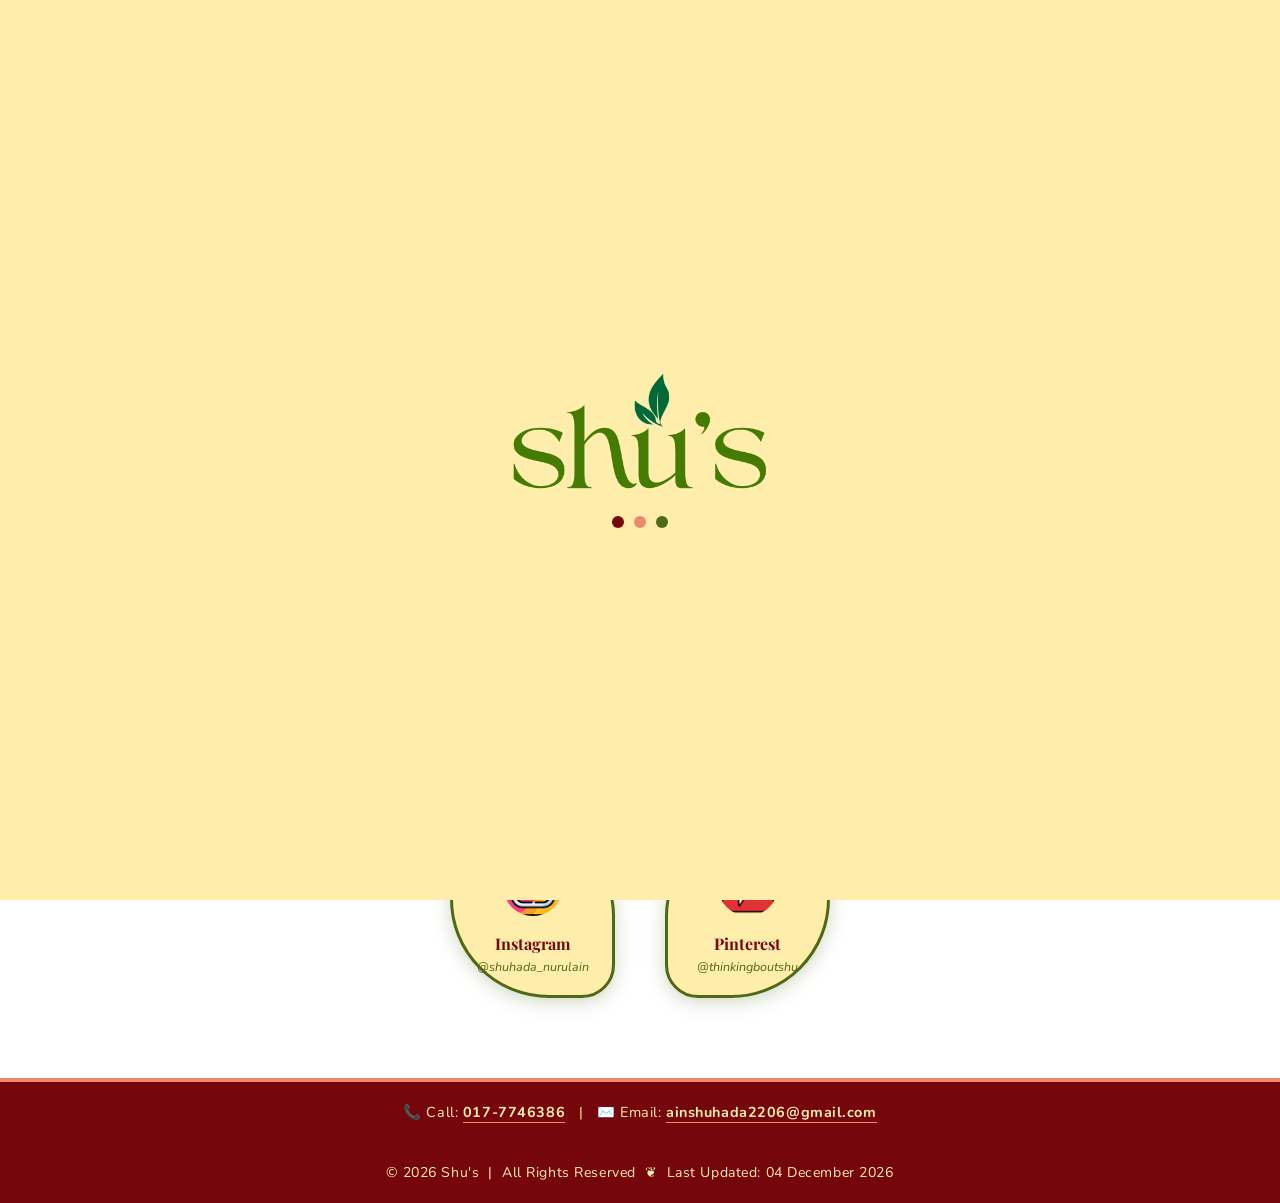
<file: index.html>
<!DOCTYPE html>
<html lang="en">
<head>
  <meta charset="UTF-8" />
  <meta name="viewport" content="width=device-width, initial-scale=1.0"/>
  <title>Shu's</title>
  <link rel="stylesheet" href="style.css" />
</head>
<body>

<div id="loading-screen">
  <div id="loading-content">
    <img src="image/logoshu.png" alt="Logo" id="loading-logo"
         onerror="this.outerHTML='<div id=loading-logo-text>✦ SHU ✦</div>'"/>
    <div class="loading-dots">
      <span></span><span></span><span></span>
    </div>
  </div>
</div>

  <!-- Background Audio -->
  <audio id="bgAudio" src="audio/bgsound.mp3" loop></audio>

    <!-- ===================== HEADER / NAVBAR ===================== -->
  <table id="navbar" cellpadding="0" cellspacing="0">
    <tr>
      <!-- Logo (links to home) -->
      <td class="nav-cell nav-logo-cell">
        <a href="index.html" title="Home">
          <img src="image/logoshu.png" alt="Logo" class="nav-logo-img"
               onerror="this.outerHTML='<span class=nav-logo-text>✦ SHU ✦</span>'"/>
        </a>
      </td>
      <!-- Home -->
      <td class="nav-cell">
        <a href="index.html" class="nav-link home-icon" title="Home">
          <img src="image/home.png" alt="Home" class="home-img"
               onerror="this.outerHTML='🏠'"/>
        </a>
      </td>
      <!-- About Me -->
      <td class="nav-cell">
        <a href="aboutme.html" class="nav-link">About Me</a>
      </td>
      <!-- Dropdown -->
      <td class="nav-cell dropdown-cell">
        <div class="dropdown" id="mainDropdown">
          <button class="dropdown-btn" onclick="toggleDropdown()">Menu ▾</button>
          <div class="dropdown-content">
            <a href="education.html">Education</a>
            <a href="family.html">Family</a>
            <a href="friends.html">Friends</a>
            <a href="hobby.html">Hobby</a>
            <a href="moments.html">Moments</a>
          </div>
        </div>
      </td>
      <!-- Mute -->
      <td class="nav-cell sound-cell">
        <button id="muteBtn" class="mute-btn" onclick="toggleMute()" title="Mute/Unmute">🔊</button>
      </td>
    </tr>
  </table>
  <!-- ==================== END HEADER ========================== -->

  <main>
    <!-- ── HERO SECTION ── -->
    <table id="hero-table" cellpadding="0" cellspacing="0">
      <tr>
        <td id="hero-pic-cell">
          <div class="circle-pic">
            <img src="image/profile.jpeg" alt="Profile Picture"
                 onerror="this.style.display='none'"/>
            <span class="pic-placeholder"></span>
          </div>
        </td>
        <td id="hero-main-cell">
          <p id="welcome-text"><span id="typed-text"></span><span class="wave">👋</span></p>
          <p id="welcome-sub">Assalamualaikum and hi!! My name is Nurul Ain Shuhada, a 20 y/o Diploma in Library Informatics student who tries to do her best in everything. I love reading, binge animes and eating. So glad you're here. Have a look around to know me more!</p>
        </td>
        <td id="hero-quote-cell">
          <div id="quote-box">
            <span class="quote-mark">"</span>
            <p id="quote-text">To being perfectly imperfect; to live life between the pages.</p>
            <span class="quote-mark right-q">"</span>
            <div id="quote-dots">
              <span class="qdot active"></span>
              <span class="qdot"></span>
              <span class="qdot"></span>
              <span class="qdot"></span>
            </div>
<          </div>
        </td>
      </tr>
    </table>

    <!-- ── SOCIAL BANNER ── -->
    <table id="social-banner-table" cellpadding="0" cellspacing="0">
      <tr>
        <td id="social-banner-cell">
          <marquee behavior="scroll" direction="left" scrollamount="6">
            💬 &nbsp; Hit me up on my socials ! ! ! &nbsp;&nbsp;
            💬 &nbsp; Hit me up on my socials ! ! ! &nbsp;&nbsp;
            💬 &nbsp; Hit me up on my socials ! ! !
          </marquee>
        </td>
      </tr>
    </table>

    <!-- ── FOUR-LEAF CLOVER SOCIAL SECTION ── -->
    <div id="clover-section">
      <div class="clover-wrapper">
        <!-- TikTok – top left -->
        <div class="leaf leaf-tl">
          <div class="leaf-inner">
            <div class="social-icon">
              <img src="image/tiktok.png" alt="TikTok" style="width:60px; height:60px; border-radius:50%; object-fit:cover;"/>
            </div>
            <div class="social-name"><a href="https://www.tiktok.com/@w0wsies_sleepy?_r=1&_t=ZS-96cTXzSLySb" target="_blank">TikTok</a></div>
            <div class="social-user">@w0wsies_sleepy</div>
          </div>
        </div>
        <!-- Facebook – top right -->
        <div class="leaf leaf-tr">
          <div class="leaf-inner">
            <div class="social-icon">
              <img src="image/facebook.png" alt="Facebook" style="width:60px; height:60px; border-radius:50%; object-fit:cover;"/>
            </div>
            <div class="social-name"><a href="https://www.facebook.com/share/1HAuyFmuRr/" target="_blank">Facebook</a></div>
            <div class="social-user">@trynafind.shu</div>
          </div>
        </div>
        <!-- Instagram – bottom left -->
        <div class="leaf leaf-bl">
          <div class="leaf-inner">
            <div class="social-icon">
              <img src="image/ig.png" alt="Instagram" style="width:60px; height:60px; border-radius:50%; object-fit:cover;"/>
            </div>
            <div class="social-name"><a href="https://www.instagram.com/shuhada_nurulain?igsh=MWg1Z29hNHVteXpjNw==" target="_blank">Instagram</a></div>
            <div class="social-user">@shuhada_nurulain</div>
          </div>
        </div>
        <!-- Pinterest – bottom right -->
        <div class="leaf leaf-br">
          <div class="leaf-inner">
            <div class="social-icon">
              <img src="image/pinterest.png" alt="Pinterest" style="width:60px; height:60px; border-radius:50%; object-fit:cover;"/>
            </div>
            <div class="social-name"><a href="https://pin.it/1NfbiMhn5" target="_blank">Pinterest</a></div>
            <div class="social-user">@thinkingboutshu</div>
          </div>
        </div>
        <!-- Centre knot -->
        <div class="clover-center">🍀</div>
      </div>
    </div>

<button id="backToTop" onclick="window.scrollTo({top:0, behavior:'smooth'})" title="Back to top">↑</button>
  
</main>

      <!-- ===================== FOOTER ============================= -->
  <footer>
    <div class="footer-bottom">
      <span class="footer-contact">
        📞 Call: <a href="tel:01777746386" class="footer-link">017-7746386</a>
        &nbsp;&nbsp;|&nbsp;&nbsp;
        ✉️ Email: <a href="mailto:ainshuhada2206@gmail.com" class="footer-link">ainshuhada2206@gmail.com</a>
      </span>
      <br/>
      &copy; <span id="copy-year"></span> Shu's &nbsp;|&nbsp; All Rights Reserved
      &nbsp;&#10086;&nbsp;
      Last Updated: <span id="last-updated"></span>
    </div>
  </footer>
  <!-- ==================== END FOOTER ========================== -->

  <script src="script.js"></script>
</body>
</html>
</file>
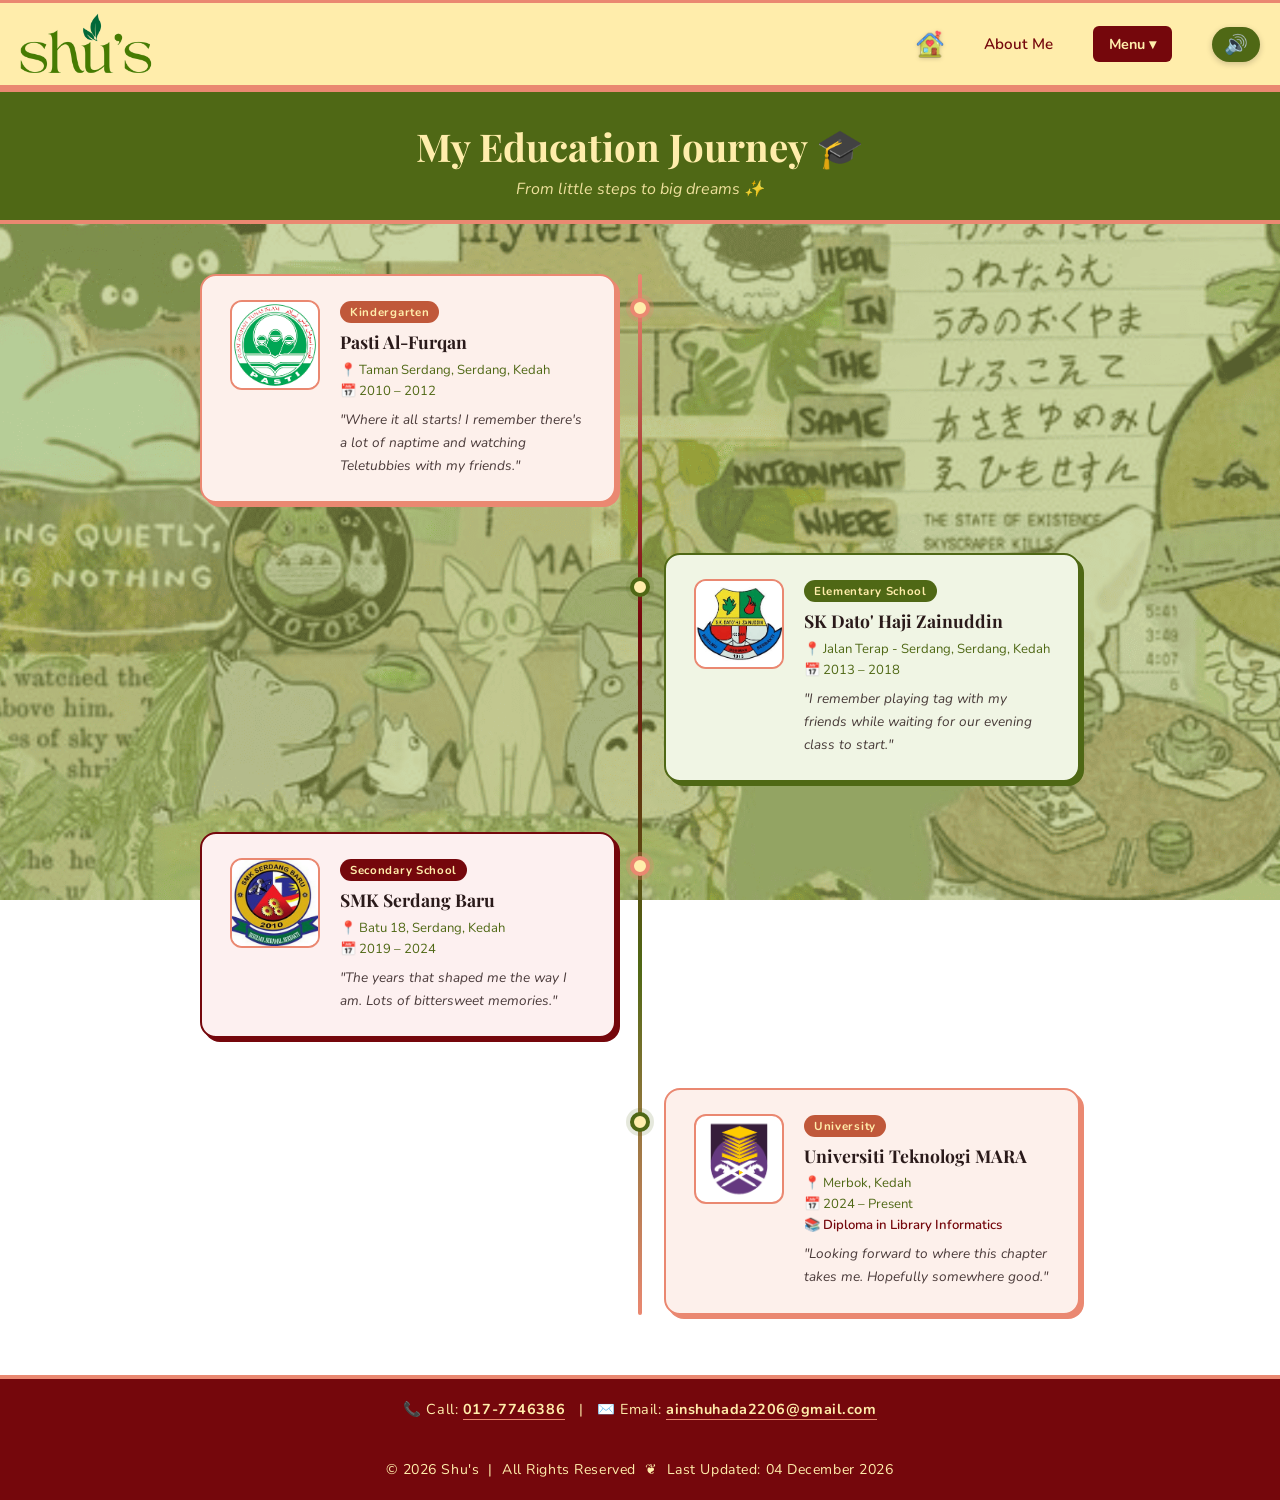
<file: education.html>
<!DOCTYPE html>
<html lang="en">
<head>
  <meta charset="UTF-8" />
  <meta name="viewport" content="width=device-width, initial-scale=1.0"/>
  <title>Education</title>
  <link rel="stylesheet" href="style.css" />
  <style>
    .page-content {
      max-width: 860px;
      margin: 40px auto;
      background: var(--cream);
      border-radius: 18px;
      border: 3px solid var(--green);
      box-shadow: 4px 4px 0px var(--green);
      padding: 40px 48px;
    }
    .page-content h1 {
      font-family: 'Playfair Display', serif;
      color: var(--red);
      font-size: 2rem;
      margin-bottom: 16px;
      border-bottom: 3px solid var(--coral);
      padding-bottom: 10px;
    }
    .page-content p {
      font-size: 1rem;
      color: var(--dark);
      line-height: 1.8;
    }
  </style>
</head>
<body>

  <!-- Background Audio -->
  <audio id="bgAudio" src="audio/bgsound.mp3" loop></audio>

    <!-- ===================== HEADER / NAVBAR ===================== -->
  <table id="navbar" cellpadding="0" cellspacing="0">
    <tr>
      <!-- Logo (links to home) -->
      <td class="nav-cell nav-logo-cell">
        <a href="index.html" title="Home">
          <img src="image/logoshu.png" alt="Logo" class="nav-logo-img"
               onerror="this.outerHTML='<span class=nav-logo-text>✦ SHU ✦</span>'"/>
        </a>
      </td>
      <!-- Home -->
      <td class="nav-cell">
        <a href="index.html" class="nav-link home-icon" title="Home">
          <img src="image/home.png" alt="Home" class="home-img"
               onerror="this.outerHTML='🏠'"/>
        </a>
      </td>
      <!-- About Me -->
      <td class="nav-cell">
        <a href="aboutme.html" class="nav-link">About Me</a>
      </td>
      <!-- Dropdown -->
      <td class="nav-cell dropdown-cell">
        <div class="dropdown" id="mainDropdown">
          <button class="dropdown-btn" onclick="toggleDropdown()">Menu ▾</button>
          <div class="dropdown-content">
            <a href="education.html">Education</a>
            <a href="family.html">Family</a>
            <a href="friends.html">Friends</a>
            <a href="hobby.html">Hobby</a>
            <a href="moments.html">Moments</a>
          </div>
        </div>
      </td>
      <!-- Mute -->
      <td class="nav-cell sound-cell">
        <button id="muteBtn" class="mute-btn" onclick="toggleMute()" title="Mute/Unmute">🔊</button>
      </td>
    </tr>
  </table>
  <!-- ==================== END HEADER ========================== -->

  <main>

  <div id="edu-banner">
    <h1>My Education Journey 🎓</h1>
    <p>From little steps to big dreams ✨</p>
  </div>

  <div id="edu-timeline">

    <!-- KINDERGARTEN -->
    <div class="edu-item edu-left">
      <div class="edu-content edu-card-coral">
        <div class="edu-logo-wrap">
          <img src="image/pasti.png" alt="Kindergarten Logo"
               onerror="this.style.display='none'"/>
          <span class="edu-logo-placeholder"></span>
        </div>
        <div class="edu-info">
          <span class="edu-level">Kindergarten</span>
          <h3 class="edu-name">Pasti Al-Furqan</h3>
          <p class="edu-location">📍 Taman Serdang, Serdang, Kedah</p>
          <p class="edu-year">📅 2010 – 2012</p>
          <p class="edu-story">"Where it all starts! I remember there's a lot of naptime and watching Teletubbies with my friends."</p>
        </div>
      </div>
    </div>

    <!-- ELEMENTARY -->
    <div class="edu-item edu-right">
      <div class="edu-content edu-card-green">
        <div class="edu-logo-wrap">
          <img src="image/sk.png" alt="Elementary Logo"
               onerror="this.style.display='none'"/>
          <span class="edu-logo-placeholder"></span>
        </div>
        <div class="edu-info">
          <span class="edu-level">Elementary School</span>
          <h3 class="edu-name">SK Dato' Haji Zainuddin</h3>
          <p class="edu-location">📍 Jalan Terap - Serdang, Serdang, Kedah</p>
          <p class="edu-year">📅 2013 – 2018</p>
          <p class="edu-story">"I remember playing tag with my friends while waiting for our evening class to start."</p>
        </div>
      </div>
    </div>

    <!-- SECONDARY -->
    <div class="edu-item edu-left">
      <div class="edu-content edu-card-red">
        <div class="edu-logo-wrap">
          <img src="image/smk.png" alt="Secondary Logo"
               onerror="this.style.display='none'"/>
          <span class="edu-logo-placeholder"></span>
        </div>
        <div class="edu-info">
          <span class="edu-level">Secondary School</span>
          <h3 class="edu-name">SMK Serdang Baru</h3>
          <p class="edu-location">📍 Batu 18, Serdang, Kedah</p>
          <p class="edu-year">📅 2019 – 2024</p>
          <p class="edu-story">"The years that shaped me the way I am. Lots of bittersweet memories."</p>
        </div>
      </div>
    </div>

    <!-- UNIVERSITY -->
    <div class="edu-item edu-right">
      <div class="edu-content edu-card-coral">
        <div class="edu-logo-wrap">
          <img src="image/uni.png" alt="University Logo"
               onerror="this.style.display='none'"/>
          <span class="edu-logo-placeholder"></span>
        </div>
        <div class="edu-info">
          <span class="edu-level">University</span>
          <h3 class="edu-name">Universiti Teknologi MARA</h3>
          <p class="edu-location">📍 Merbok, Kedah</p>
          <p class="edu-year">📅 2024 – Present</p>
          <p class="edu-course">📚 Diploma in Library Informatics</p>
          <p class="edu-story">"Looking forward to where this chapter takes me. Hopefully somewhere good."</p>
        </div>
      </div>
    </div>

  </div>

<button id="backToTop" onclick="window.scrollTo({top:0, behavior:'smooth'})" title="Back to top">↑</button>
</main>

      <!-- ===================== FOOTER ============================= -->
  <footer>
    <div class="footer-bottom">
      <span class="footer-contact">
        📞 Call: <a href="tel:01777746386" class="footer-link">017-7746386</a>
        &nbsp;&nbsp;|&nbsp;&nbsp;
        ✉️ Email: <a href="mailto:ainshuhada2206@gmail.com" class="footer-link">ainshuhada2206@gmail.com</a>
      </span>
      <br/>
      &copy; <span id="copy-year"></span> Shu's &nbsp;|&nbsp; All Rights Reserved
      &nbsp;&#10086;&nbsp;
      Last Updated: <span id="last-updated"></span>
    </div>
  </footer>
  <!-- ==================== END FOOTER ========================== -->

  <script src="script.js"></script>
</body>
</html>
</file>
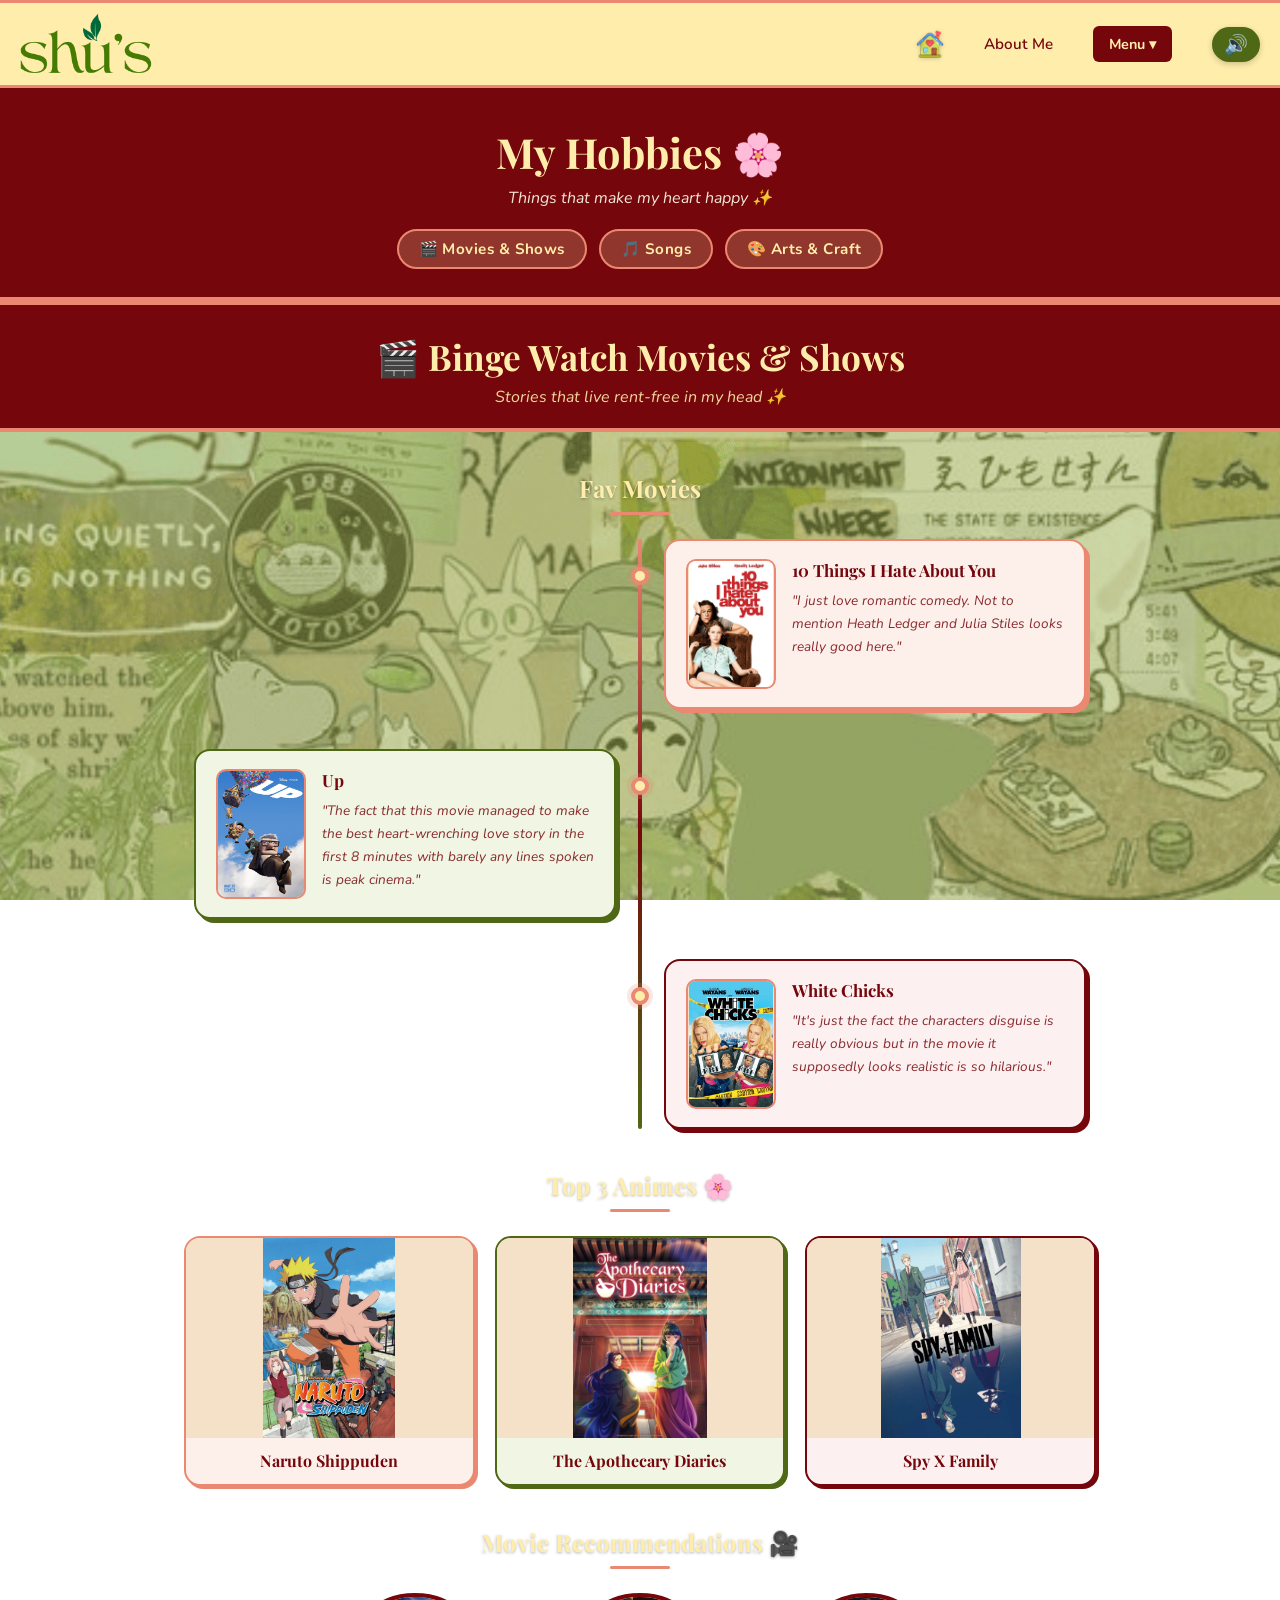
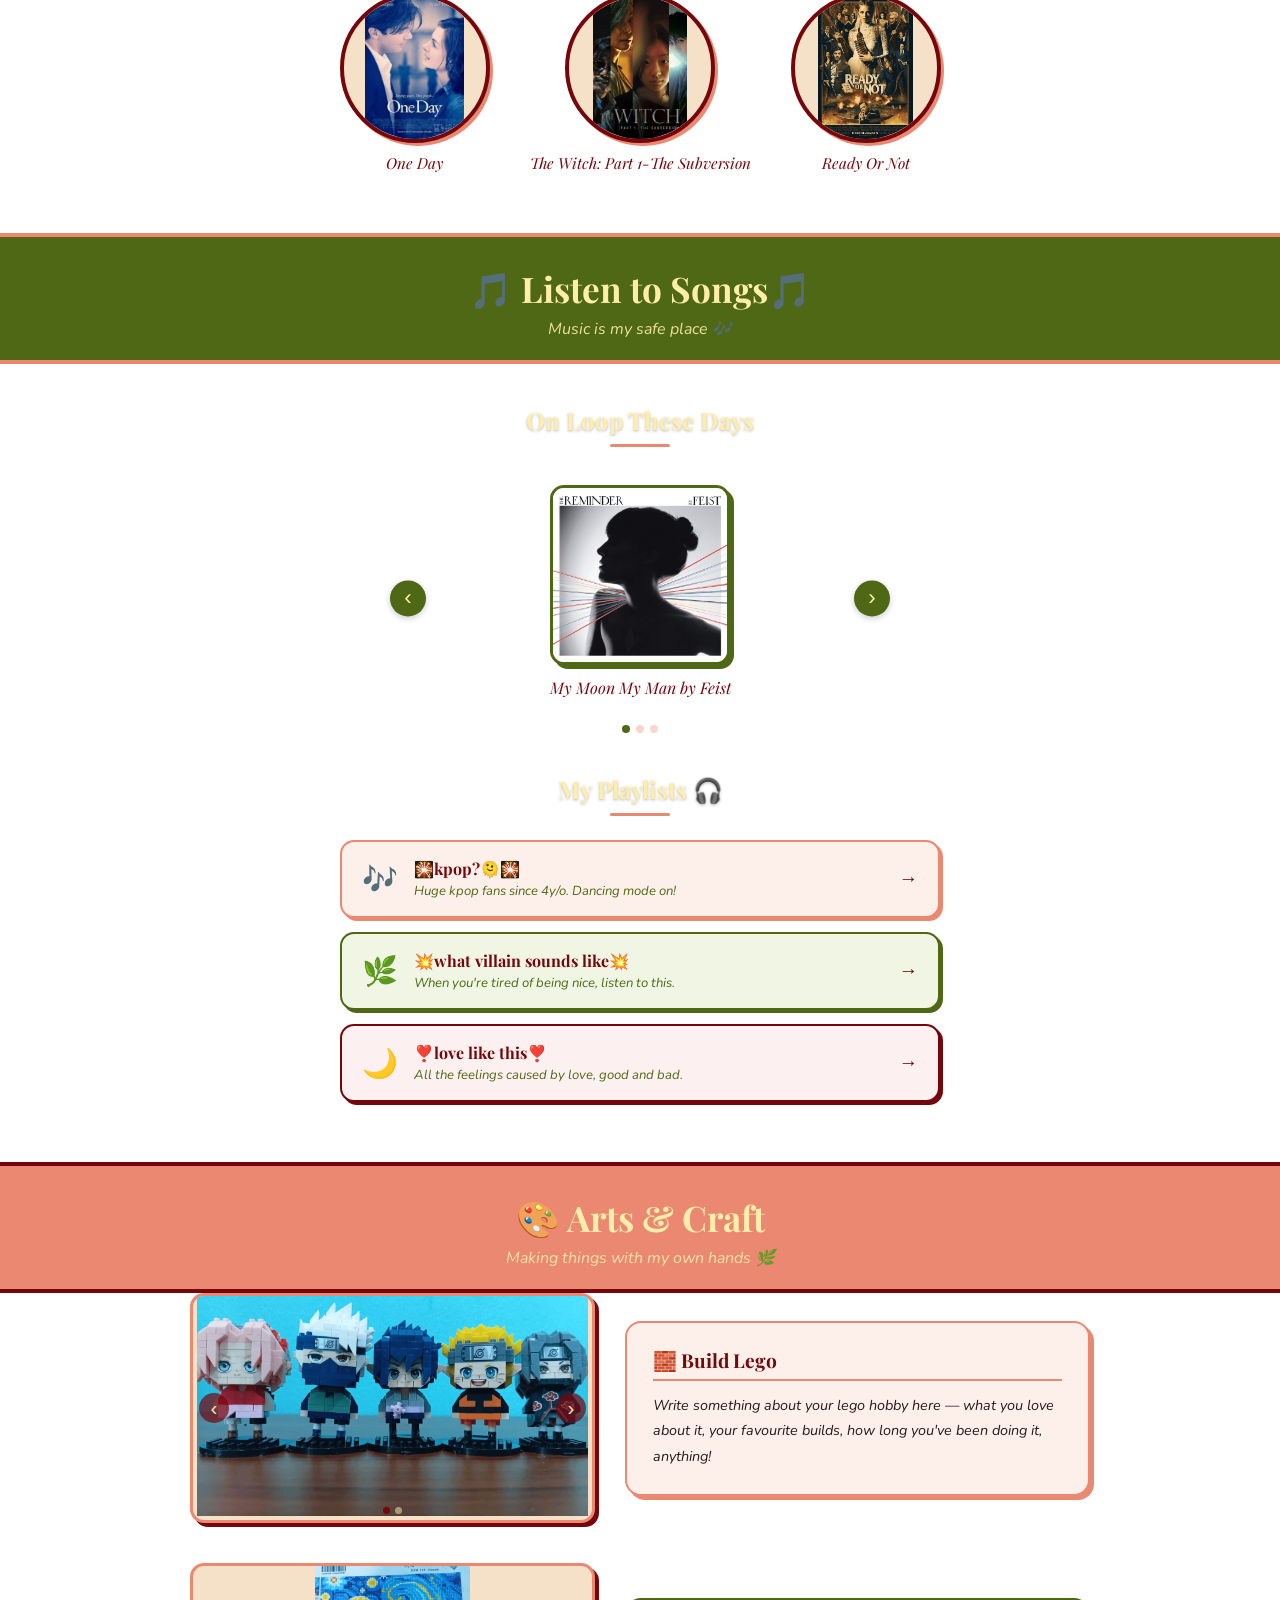
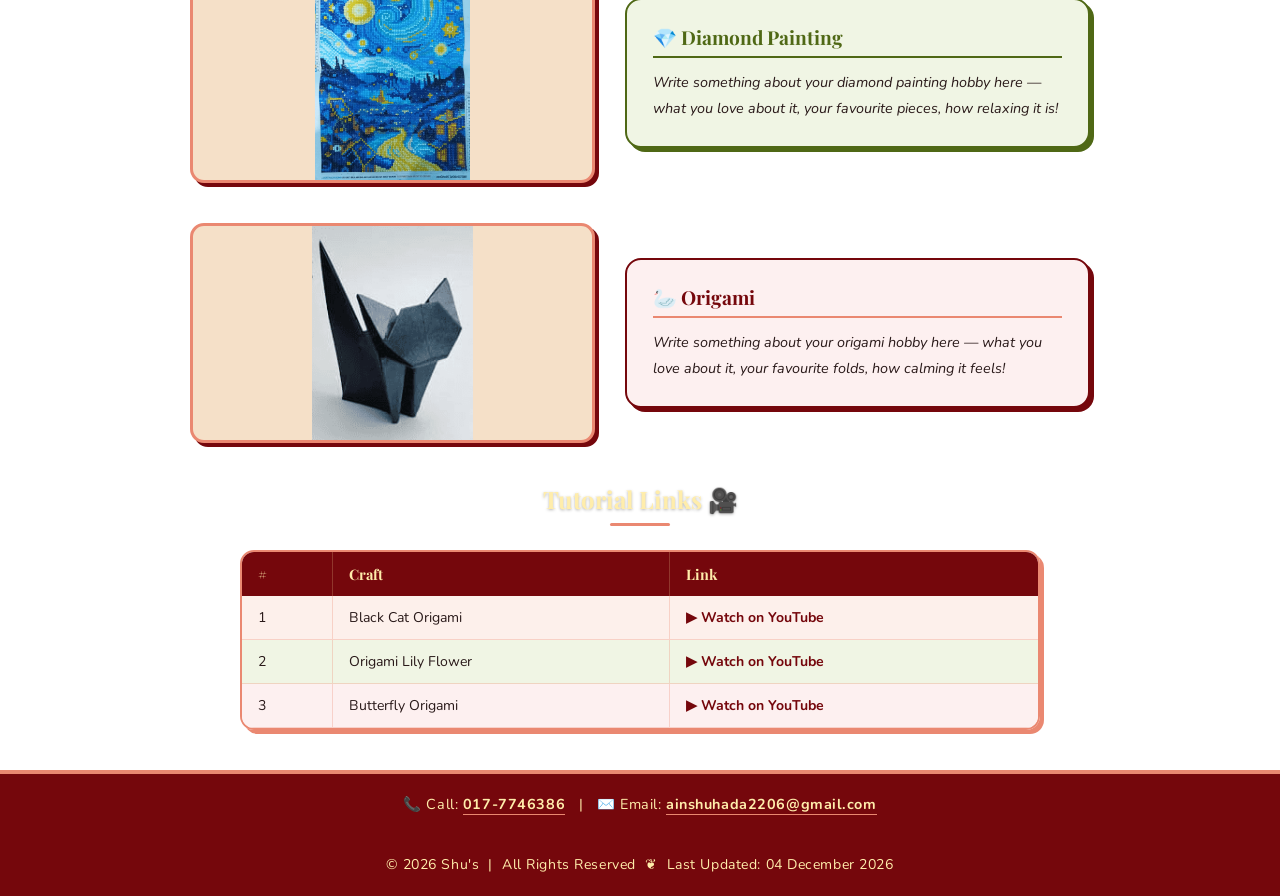
<file: hobby.html>
<!DOCTYPE html>
<html lang="en">
<head>
  <meta charset="UTF-8" />
  <meta name="viewport" content="width=device-width, initial-scale=1.0"/>
  <title>Hobby</title>
  <link rel="stylesheet" href="style.css" />
  <style>
    .page-content {
      max-width: 860px;
      margin: 40px auto;
      background: var(--cream);
      border-radius: 18px;
      border: 3px solid var(--green);
      box-shadow: 4px 4px 0px var(--green);
      padding: 40px 48px;
    }
    .page-content h1 {
      font-family: 'Playfair Display', serif;
      color: var(--red);
      font-size: 2rem;
      margin-bottom: 16px;
      border-bottom: 3px solid var(--coral);
      padding-bottom: 10px;
    }
    .page-content p {
      font-size: 1rem;
      color: var(--dark);
      line-height: 1.8;
    }
  </style>
</head>
<body>

  <!-- Background Audio -->
  <audio id="bgAudio" src="audio/bgsound.mp3" loop></audio>

    <!-- ===================== HEADER / NAVBAR ===================== -->
  <table id="navbar" cellpadding="0" cellspacing="0">
    <tr>
      <!-- Logo (links to home) -->
      <td class="nav-cell nav-logo-cell">
        <a href="index.html" title="Home">
          <img src="image/logoshu.png" alt="Logo" class="nav-logo-img"
               onerror="this.outerHTML='<span class=nav-logo-text>✦ SHU ✦</span>'"/>
        </a>
      </td>
      <!-- Home -->
      <td class="nav-cell">
        <a href="index.html" class="nav-link home-icon" title="Home">
          <img src="image/home.png" alt="Home" class="home-img"
               onerror="this.outerHTML='🏠'"/>
        </a>
      </td>
      <!-- About Me -->
      <td class="nav-cell">
        <a href="aboutme.html" class="nav-link">About Me</a>
      </td>
      <!-- Dropdown -->
      <td class="nav-cell dropdown-cell">
        <div class="dropdown" id="mainDropdown">
          <button class="dropdown-btn" onclick="toggleDropdown()">Menu ▾</button>
          <div class="dropdown-content">
            <a href="education.html">Education</a>
            <a href="family.html">Family</a>
            <a href="friends.html">Friends</a>
            <a href="hobby.html">Hobby</a>
            <a href="moments.html">Moments</a>
          </div>
        </div>
      </td>
      <!-- Mute -->
      <td class="nav-cell sound-cell">
        <button id="muteBtn" class="mute-btn" onclick="toggleMute()" title="Mute/Unmute">🔊</button>
      </td>
    </tr>
  </table>
  <!-- ==================== END HEADER ========================== -->

  <main>
 
    <!-- ══════════════════════════════════════
         MAIN HOBBY BANNER
         ══════════════════════════════════════ -->
    <div id="hobby-main-banner">
      <h1>My Hobbies 🌸</h1>
      <p>Things that make my heart happy ✨</p>
      <div id="hobby-list">
        <span class="hobby-pill">🎬 Movies &amp; Shows</span>
        <span class="hobby-pill">🎵 Songs</span>
        <span class="hobby-pill">🎨 Arts &amp; Craft</span>
      </div>
    </div>
 
    <!-- ══════════════════════════════════════
         HOBBY 1 — BINGE WATCH MOVIES / SHOWS
         ══════════════════════════════════════ -->
    <div class="hobby-banner hobby-banner-red">
      <h1>🎬 Binge Watch Movies &amp; Shows</h1>
      <p>Stories that live rent-free in my head ✨</p>
    </div>
 
    <!-- FAV MOVIES — alternating timeline -->
    <div class="hobby-section">
      <h2 class="hobby-sub-title">Fav Movies</h2>
 
      <div class="movie-timeline">
 
        <!-- Movie 1 — right -->
        <div class="movie-item movie-right">
          <div class="movie-card movie-card-coral">
            <div class="movie-poster-wrap">
              <img src="image/movie1.png" alt="Movie 1"
                   onerror="this.style.display='none'"/>
              <span class="movie-poster-placeholder">🎬</span>
            </div>
            <div class="movie-info">
              <h3 class="movie-title">10 Things I Hate About You</h3>
              <p class="movie-review">"I just love romantic comedy. Not to mention Heath Ledger and Julia Stiles looks really good here."</p>
            </div>
          </div>
        </div>
 
        <!-- Movie 2 — left -->
        <div class="movie-item movie-left">
          <div class="movie-card movie-card-green">
            <div class="movie-poster-wrap">
              <img src="image/movie2.png" alt="Movie 2"
                   onerror="this.style.display='none'"/>
              <span class="movie-poster-placeholder">🎬</span>
            </div>
            <div class="movie-info">
              <h3 class="movie-title">Up</h3>
              <p class="movie-review">"The fact that this movie managed to make the best heart-wrenching love story in the first 8 minutes with barely any lines spoken is peak cinema."</p>
            </div>
          </div>
        </div>
 
        <!-- Movie 3 — right -->
        <div class="movie-item movie-right">
          <div class="movie-card movie-card-red">
            <div class="movie-poster-wrap">
              <img src="image/movie3.png" alt="Movie 3"
                   onerror="this.style.display='none'"/>
              <span class="movie-poster-placeholder">🎬</span>
            </div>
            <div class="movie-info">
              <h3 class="movie-title">White Chicks</h3>
              <p class="movie-review">"It's just the fact the characters disguise is really obvious but in the movie it supposedly looks realistic is so hilarious."</p>
            </div>
          </div>
        </div>
 
      </div>
      <!-- end movie timeline -->
 
      <!-- TOP 3 ANIMES -->
      <h2 class="hobby-sub-title">Top 3 Animes 🌸</h2>
      <div class="anime-grid">
 
        <div class="anime-card anime-card-coral">
          <div class="anime-img-wrap">
            <img src="image/anime1.png" alt="Anime 1"
                 onerror="this.style.display='none'"/>
            <span class="anime-placeholder">🌸</span>
          </div>
          <h3 class="anime-title">Naruto Shippuden</h3>
        </div>
 
        <div class="anime-card anime-card-green">
          <div class="anime-img-wrap">
            <img src="image/anime2.png" alt="Anime 2"
                 onerror="this.style.display='none'"/>
            <span class="anime-placeholder">🌸</span>
          </div>
          <h3 class="anime-title">The Apothecary Diaries</h3>
        </div>
 
        <div class="anime-card anime-card-red">
          <div class="anime-img-wrap">
            <img src="image/anime3.png" alt="Anime 3"
                 onerror="this.style.display='none'"/>
            <span class="anime-placeholder">🌸</span>
          </div>
          <h3 class="anime-title">Spy X Family</h3>
        </div>
 
      </div>
 
      <!-- RECOMMENDATIONS -->
      <h2 class="hobby-sub-title"> Movie Recommendations 🎥</h2>
      <div class="reco-grid">
 
        <div class="reco-item">
          <div class="reco-circle">
            <img src="image/reco1.png" alt="Reco 1"
                 onerror="this.style.display='none'"/>
            <span class="reco-placeholder">🎬</span>
          </div>
          <p class="reco-title">One Day</p>
        </div>
 
        <div class="reco-item">
          <div class="reco-circle">
            <img src="image/reco2.png" alt="Reco 2"
                 onerror="this.style.display='none'"/>
            <span class="reco-placeholder">🎬</span>
          </div>
          <p class="reco-title">The Witch: Part 1-The Subversion</p>
        </div>
 
        <div class="reco-item">
          <div class="reco-circle">
            <img src="image/reco3.png" alt="Reco 3"
                 onerror="this.style.display='none'"/>
            <span class="reco-placeholder">🎬</span>
          </div>
          <p class="reco-title">Ready Or Not</p>
        </div>
 
      </div>
    </div>
    <!-- end hobby 1 section -->
 
    <!-- ══════════════════════════════════════
         HOBBY 2 — LISTEN TO SONGS
         ══════════════════════════════════════ -->
    <div class="hobby-banner hobby-banner-green">
      <h1>🎵 Listen to Songs🎵</h1>
      <p>Music is my safe place 🎶</p>
    </div>
    <div class="hobby-section">
 
      <!-- ON LOOP THESE DAYS — album slider -->
      <h2 class="hobby-sub-title">On Loop These Days</h2>
      <div class="album-slider-wrap">
        <button class="album-arrow album-prev" onclick="moveAlbum(-1)">&#8249;</button>
        <div class="album-track" id="albumTrack">
 
          <!-- Album 1 -->
          <div class="album-slide active">
            <a href="audio/song1.mp3" class="album-link" onclick="playAlbumSong('audio/song1.mp3'); return false;">
              <div class="album-img-wrap">
                <img src="image/album1.png" alt="Album 1" onerror="this.style.display='none'"/>
                <span class="album-placeholder">🎵</span>
                <div class="album-overlay">▶ Play</div>
              </div>
            </a>
            <p class="album-title">My Moon My Man by Feist</p>
          </div>
 
          <!-- Album 2 -->
          <div class="album-slide">
            <a href="audio/song2.mp3" class="album-link" onclick="playAlbumSong('audio/song2.mp3'); return false;">
              <div class="album-img-wrap">
                <img src="image/album2.png" alt="Album 2" onerror="this.style.display='none'"/>
                <span class="album-placeholder">🎵</span>
                <div class="album-overlay">▶ Play</div>
              </div>
            </a>
            <p class="album-title">TNT by Cortis</p>
          </div>
 
          <!-- Album 3 -->
          <div class="album-slide">
            <a href="audio/song3.mp3" class="album-link" onclick="playAlbumSong('audio/song3.mp3'); return false;">
              <div class="album-img-wrap">
                <img src="image/album3.png" alt="Album 3" onerror="this.style.display='none'"/>
                <span class="album-placeholder">🎵</span>
                <div class="album-overlay">▶ Play</div>
              </div>
            </a>
            <p class="album-title">Legendary Lovers by Katy Perry</p>
          </div>
 
        </div>
        <button class="album-arrow album-next" onclick="moveAlbum(1)">&#8250;</button>
        <div class="album-dots" id="albumDots">
          <span class="aldot active"></span>
          <span class="aldot"></span>
          <span class="aldot"></span>
        </div>
      </div>
 
      <!-- MY PLAYLISTS -->
      <h2 class="hobby-sub-title">My Playlists 🎧</h2>
      <div class="playlist-grid">
 
        <a href="https://open.spotify.com/playlist/6t5kiHOAErV2yN3ER1M5mJ?si=RJCly32GQhymq-oJRFGl1g&pi=_50aaocUTeuHH" target="_blank" class="playlist-card playlist-card-coral">
          <div class="playlist-icon">🎶</div>
          <div class="playlist-info">
            <p class="playlist-name">🎇kpop?🫠🎇</p>
            <p class="playlist-desc">Huge kpop fans since 4y/o. Dancing mode on!</p>
          </div>
          <span class="playlist-arrow">→</span>
        </a>
 
        <a href="https://open.spotify.com/playlist/1Maj4uryDr6Rs3GhyDw1W8?si=VE09c3ETS1KJMzUncoc_zg&pi=cNLh6ZiJQlq2z" target="_blank" class="playlist-card playlist-card-green">
          <div class="playlist-icon">🌿</div>
          <div class="playlist-info">
            <p class="playlist-name">💥what villain sounds like💥</p>
            <p class="playlist-desc">When you're tired of being nice, listen to this.</p>
          </div>
          <span class="playlist-arrow">→</span>
        </a>
 
        <a href="https://open.spotify.com/playlist/79HQmjEsUB1GPhfeHfBC4b?si=r3SihdLRSXiDuAlIrKv6BA&pi=m_M9_A0uR22Lr" target="_blank" class="playlist-card playlist-card-red">
          <div class="playlist-icon">🌙</div>
          <div class="playlist-info">
            <p class="playlist-name">❣️love like this❣️</p>
            <p class="playlist-desc">All the feelings caused by love, good and bad.</p>
          </div>
          <span class="playlist-arrow">→</span>
        </a>
 
      </div>
    </div>
 
    <!-- ══════════════════════════════════════
         HOBBY 3 — ARTS & CRAFT
         ══════════════════════════════════════ -->
    <div class="hobby-banner hobby-banner-coral">
      <h1>🎨 Arts &amp; Craft</h1>
      <p>Making things with my own hands 🌿</p>
    </div>
    <div class="hobby-section">
 
      <!-- ── BUILD LEGO: slider left, text right ── -->
      <div class="craft-row">
        <div class="craft-col craft-col-media">
          <div class="craft-slider-wrap" id="legoSlider">
            <button class="craft-arrow craft-prev" onclick="moveCraft('lego',-1)">&#8249;</button>
            <div class="craft-track">
              <div class="craft-slide active">
                <img src="image/lego1.png" alt="Lego 1" onerror="this.style.display='none'"/>
                <span class="craft-placeholder"></span>
              </div>
              <div class="craft-slide">
                <img src="image/lego2.png" alt="Lego 2" onerror="this.style.display='none'"/>
                <span class="craft-placeholder"></span>
              </div>
            </div>
            <button class="craft-arrow craft-next" onclick="moveCraft('lego',1)">&#8250;</button>
            <div class="craft-dots" id="lego-dots">
              <span class="crdot active"></span>
              <span class="crdot"></span>
            </div>
          </div>
        </div>
        <div class="craft-col craft-col-text craft-text-coral">
          <h3 class="craft-title">🧱 Build Lego</h3>
          <p class="craft-desc">Write something about your lego hobby here — what you love about it, your favourite builds, how long you've been doing it, anything!</p>
        </div>
      </div>
 
      <!-- ── DIAMOND PAINTING: text left, photo right ── -->
      <div class="craft-row craft-row-reverse">
        <div class="craft-col craft-col-text craft-text-green">
          <h3 class="craft-title">💎 Diamond Painting</h3>
          <p class="craft-desc">Write something about your diamond painting hobby here — what you love about it, your favourite pieces, how relaxing it is!</p>
        </div>
        <div class="craft-col craft-col-media">
          <div class="craft-img-box">
            <img src="image/diamond.png" alt="Diamond Painting" onerror="this.style.display='none'"/>
            <span class="craft-placeholder"></span>
          </div>
        </div>
      </div>
 
      <!-- ── ORIGAMI: photo left, text right ── -->
      <div class="craft-row">
        <div class="craft-col craft-col-media">
          <div class="craft-img-box">
            <img src="image/origami.png" alt="Origami" onerror="this.style.display='none'"/>
            <span class="craft-placeholder"></span>
          </div>
        </div>
        <div class="craft-col craft-col-text craft-text-red">
          <h3 class="craft-title">🦢 Origami</h3>
          <p class="craft-desc">Write something about your origami hobby here — what you love about it, your favourite folds, how calming it feels!</p>
        </div>
      </div>
 
      <!-- ── TUTORIAL TABLE ── -->
      <h2 class="hobby-sub-title">Tutorial Links 🎥</h2>
      <table class="craft-tutorial-table" cellpadding="0" cellspacing="0">
        <tr>
          <th class="craft-th">#</th>
          <th class="craft-th">Craft</th>
          <th class="craft-th">Link</th>
        </tr>
        <tr class="craft-tr craft-tr-coral">
          <td class="craft-td">1</td>
          <td class="craft-td">Black Cat Origami</td>
          <td class="craft-td"><a href="https://www.youtube.com/watch?v=Lma76RE1NWQ" target="_blank" class="craft-link">▶ Watch on YouTube</a></td>
        </tr>
        <tr class="craft-tr craft-tr-green">
          <td class="craft-td">2</td>
          <td class="craft-td">Origami Lily Flower</td>
          <td class="craft-td"><a href="https://www.youtube.com/watch?v=yCn-YTti1M0" target="_blank" class="craft-link">▶ Watch on YouTube</a></td>
        </tr>
        <tr class="craft-tr craft-tr-red">
          <td class="craft-td">3</td>
          <td class="craft-td">Butterfly Origami</td>
          <td class="craft-td"><a href="https://www.youtube.com/watch?v=gvQRiMlTWWw" target="_blank" class="craft-link">▶ Watch on YouTube</a></td>
        </tr>
      </table>
 
    </div>
 
 
    <!-- Back to Top -->
    <button id="backToTop" onclick="window.scrollTo({top:0, behavior:'smooth'})" title="Back to top">↑</button>
  </main>

      <!-- ===================== FOOTER ============================= -->
  <footer>
    <div class="footer-bottom">
      <span class="footer-contact">
        📞 Call: <a href="tel:01777746386" class="footer-link">017-7746386</a>
        &nbsp;&nbsp;|&nbsp;&nbsp;
        ✉️ Email: <a href="mailto:ainshuhada2206@gmail.com" class="footer-link">ainshuhada2206@gmail.com</a>
      </span>
      <br/>
      &copy; <span id="copy-year"></span> Shu's &nbsp;|&nbsp; All Rights Reserved
      &nbsp;&#10086;&nbsp;
      Last Updated: <span id="last-updated"></span>
    </div>
  </footer>
  <!-- ==================== END FOOTER ========================== -->

  <script src="script.js"></script>
</body>
</html>
</file>
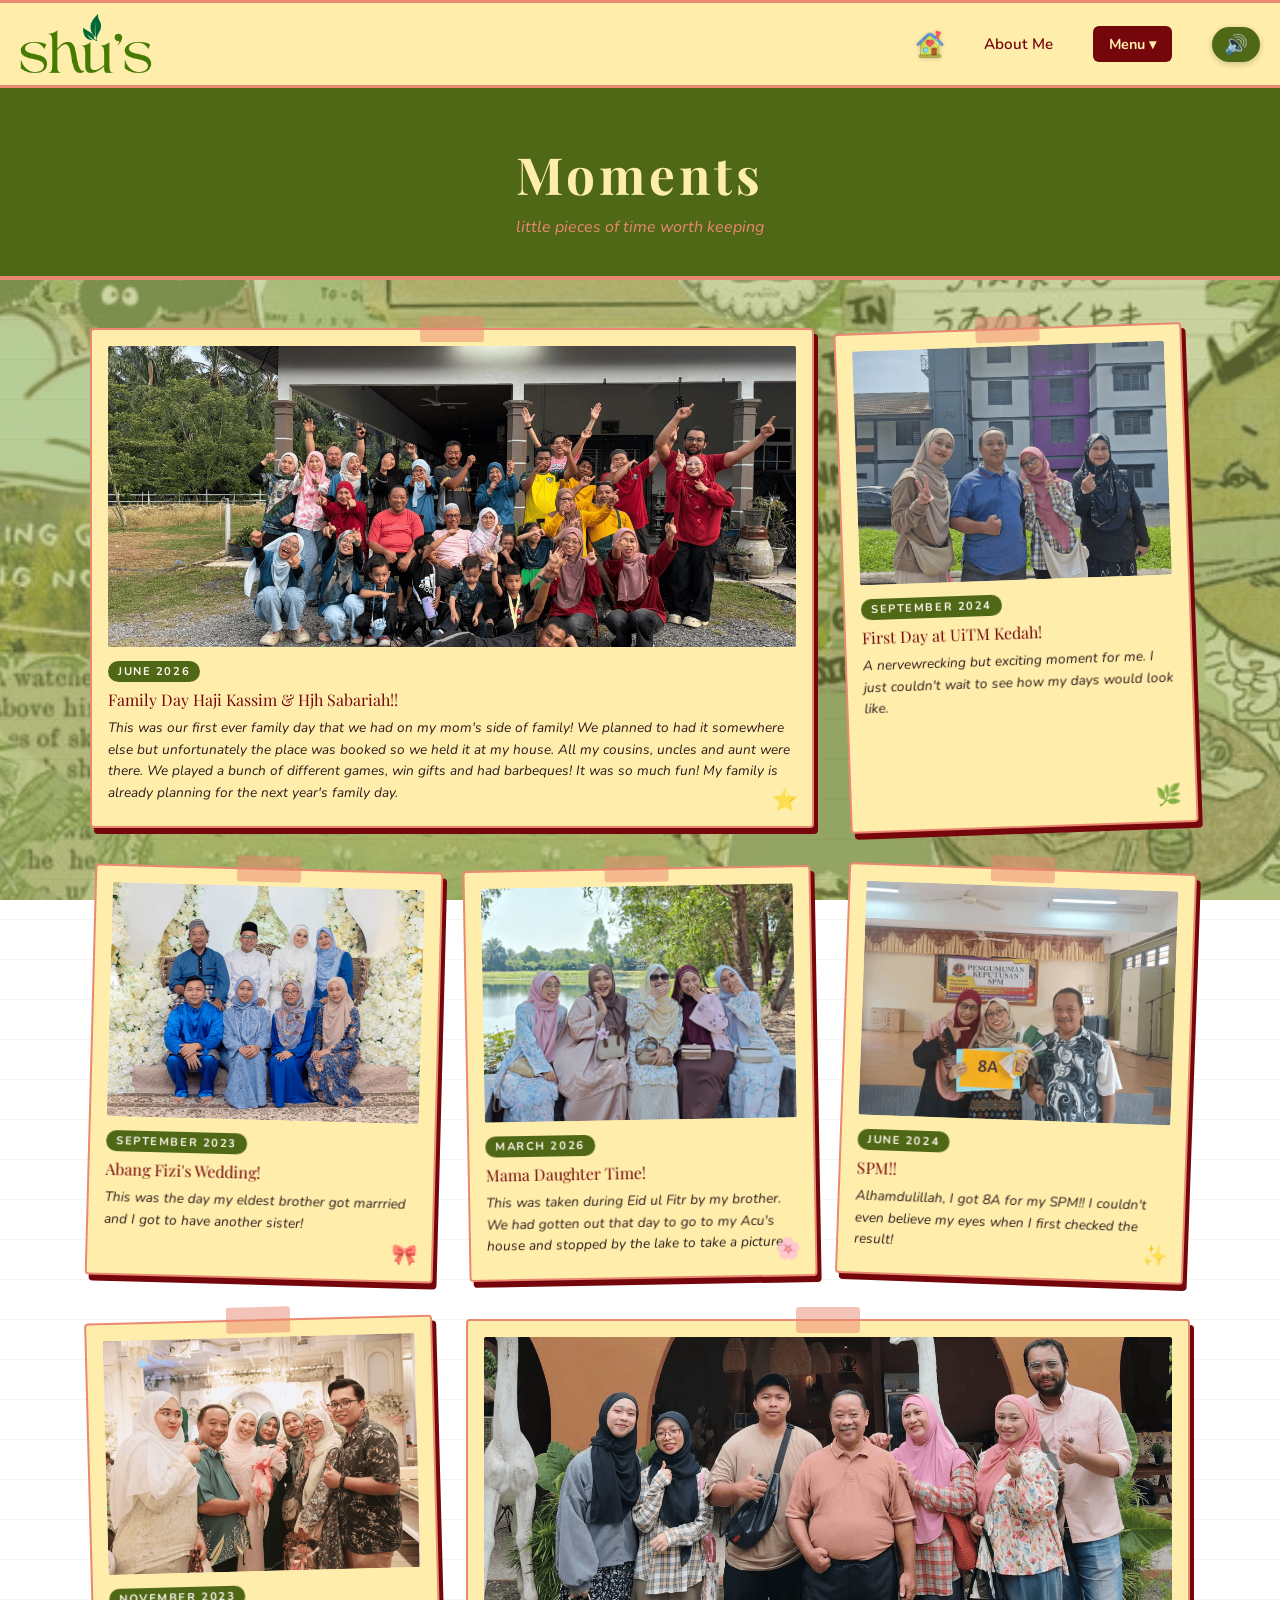
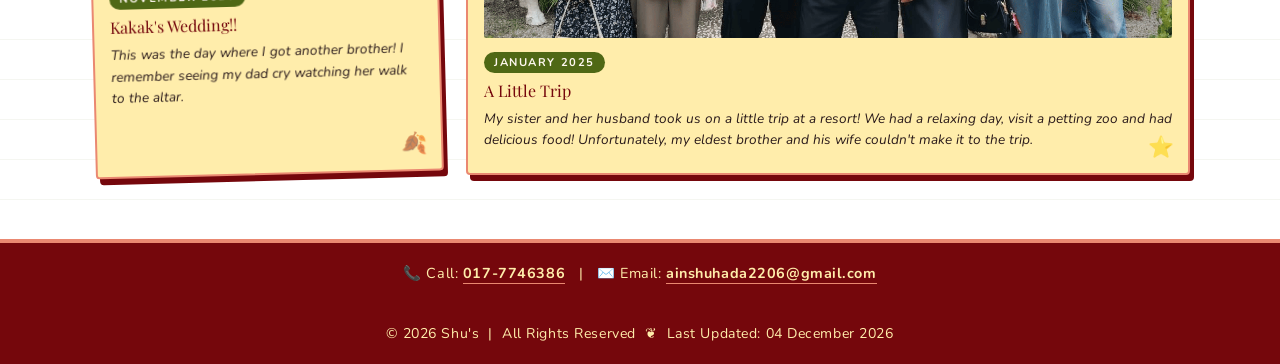
<file: moments.html>
<!DOCTYPE html>
<html lang="en">
<head>
  <meta charset="UTF-8" />
  <meta name="viewport" content="width=device-width, initial-scale=1.0"/>
  <title>Moments</title>
  <link rel="stylesheet" href="style.css" />
  <style>
    .page-content {
      max-width: 860px;
      margin: 40px auto;
      background: var(--cream);
      border-radius: 18px;
      border: 3px solid var(--green);
      box-shadow: 4px 4px 0px var(--green);
      padding: 40px 48px;
    }
    .page-content h1 {
      font-family: 'Playfair Display', serif;
      color: var(--red);
      font-size: 2rem;
      margin-bottom: 16px;
      border-bottom: 3px solid var(--coral);
      padding-bottom: 10px;
    }
    .page-content p {
      font-size: 1rem;
      color: var(--dark);
      line-height: 1.8;
    }
  </style>
</head>
<body>

  <!-- Background Audio -->
  <audio id="bgAudio" src="audio/bgsound.mp3" loop></audio>

    <!-- ===================== HEADER / NAVBAR ===================== -->
  <table id="navbar" cellpadding="0" cellspacing="0">
    <tr>
      <!-- Logo (links to home) -->
      <td class="nav-cell nav-logo-cell">
        <a href="index.html" title="Home">
          <img src="image/logoshu.png" alt="Logo" class="nav-logo-img"
               onerror="this.outerHTML='<span class=nav-logo-text>✦ SHU ✦</span>'"/>
        </a>
      </td>
      <!-- Home -->
      <td class="nav-cell">
        <a href="index.html" class="nav-link home-icon" title="Home">
          <img src="image/home.png" alt="Home" class="home-img"
               onerror="this.outerHTML='🏠'"/>
        </a>
      </td>
      <!-- About Me -->
      <td class="nav-cell">
        <a href="aboutme.html" class="nav-link">About Me</a>
      </td>
      <!-- Dropdown -->
      <td class="nav-cell dropdown-cell">
        <div class="dropdown" id="mainDropdown">
          <button class="dropdown-btn" onclick="toggleDropdown()">Menu ▾</button>
          <div class="dropdown-content">
            <a href="education.html">Education</a>
            <a href="family.html">Family</a>
            <a href="friends.html">Friends</a>
            <a href="hobby.html">Hobby</a>
            <a href="moments.html">Moments</a>
          </div>
        </div>
      </td>
      <!-- Mute -->
      <td class="nav-cell sound-cell">
        <button id="muteBtn" class="mute-btn" onclick="toggleMute()" title="Mute/Unmute">🔊</button>
      </td>
    </tr>
  </table>
  <!-- ==================== END HEADER ========================== -->

  <main>
<!-- Hero -->
<section id="moments-hero">
  <h1>Moments</h1>
  <p>little pieces of time worth keeping</p>
</section>
 
<!-- Scrapbook Board -->
<section class="scrapbook-board">
  <div class="scrapbook-grid">
 
    <!-- FEATURED wide card — best for your most special memory -->
    <div class="scrapbook-card featured" style="--tilt: 0deg">
      <div class="card-tape"></div>
      <img src="image/moment1.png" class="card-photo">
      <span class="card-date">JUNE 2026</span>
      <div class="card-title">Family Day Haji Kassim & Hjh Sabariah!!</div>
      <div class="card-caption">This was our first ever family day that we had on my mom's side of family! We planned to had it somewhere else but unfortunately the place was booked so we held it at my house. 
All my cousins, uncles and aunt were there. We played a bunch of different games,
win gifts and had barbeques! It was so much fun! My family is already planning for the next year's family day.</div>
      <span class="card-sticker">⭐</span>
    </div>
 
    <!-- Card 2 -->
    <div class="scrapbook-card" style="--tilt: -2deg">
      <div class="card-tape"></div>
      <img src="image/moment2.png" class="card-photo">
      <span class="card-date">SEPTEMBER 2024</span>
      <div class="card-title">First Day at UiTM Kedah!</div>
      <div class="card-caption">A nervewrecking but exciting moment for me. I just couldn't wait to see how my days would look like.</div>
      <span class="card-sticker">🌿</span>
    </div>
 
    <!-- Card 3 -->
    <div class="scrapbook-card" style="--tilt: 1.5deg">
      <div class="card-tape"></div>
      <img src="image/moment3.png" class="card-photo">
      <span class="card-date">SEPTEMBER 2023</span>
      <div class="card-title">Abang Fizi's Wedding!</div>
      <div class="card-caption">This was the day my eldest brother got marrried and I got to have another sister!</div>
      <span class="card-sticker">🎀</span>
    </div>
 
    <!-- Card 4 -->
    <div class="scrapbook-card" style="--tilt: -1deg">
      <div class="card-tape"></div>
      <img src="image/moment4.png" class="card-photo">
      <span class="card-date">MARCH 2026</span>
      <div class="card-title">Mama Daughter Time!</div>
      <div class="card-caption">This was taken during Eid ul Fitr by my brother.
We had gotten out that day to go to my Acu's house and stopped by the lake to take a picture.</div>
      <span class="card-sticker">🌸</span>
    </div>
 
    <!-- Card 5 -->
    <div class="scrapbook-card" style="--tilt: 2deg">
      <div class="card-tape"></div>
      <img src="image/moment5.png" class="card-photo">
      <span class="card-date">JUNE 2024</span>
      <div class="card-title">SPM!!</div>
      <div class="card-caption">Alhamdulillah, I got 8A for my SPM!! I couldn't even believe my eyes when I first checked the result!</div>
      <span class="card-sticker">✨</span>
    </div>
 
    <!-- Card 6 -->
    <div class="scrapbook-card" style="--tilt: -1.5deg">
      <div class="card-tape"></div>
      <img src="image/moment6.png" class="card-photo">
      <span class="card-date">NOVEMBER 2023</span>
      <div class="card-title">Kakak's Wedding!!</div>
      <div class="card-caption">This was the day where I got another brother! I remember seeing my dad cry watching her walk to the altar.</div>
      <span class="card-sticker">🍂</span>
    </div>
 
    <div class="scrapbook-card featured" style="--tilt: 0deg">
      <div class="card-tape"></div>
      <img src="image/moment7.png" class="card-photo">
      <span class="card-date">JANUARY 2025</span>
      <div class="card-title">A Little Trip</div>
      <div class="card-caption">My sister and her husband took us on a little trip at a resort! We had a relaxing day,
visit a petting zoo and had delicious food! Unfortunately, my eldest brother and his wife couldn't make it to the trip.</div>
      <span class="card-sticker">⭐</span>
    </div>
    <!-- To add more cards: copy any block above.
         Vary --tilt between -3deg and 3deg for the scrapbook feel.
         Use class="scrapbook-card featured" to make a card span 2 columns. -->
 
  </div>
</section>

<button id="backToTop" onclick="window.scrollTo({top:0, behavior:'smooth'})" title="Back to top">↑</button>
  </main>

      <!-- ===================== FOOTER ============================= -->
  <footer>
    <div class="footer-bottom">
      <span class="footer-contact">
        📞 Call: <a href="tel:01777746386" class="footer-link">017-7746386</a>
        &nbsp;&nbsp;|&nbsp;&nbsp;
        ✉️ Email: <a href="mailto:ainshuhada2206@gmail.com" class="footer-link">ainshuhada2206@gmail.com</a>
      </span>
      <br/>
      &copy; <span id="copy-year"></span> Shu's &nbsp;|&nbsp; All Rights Reserved
      &nbsp;&#10086;&nbsp;
      Last Updated: <span id="last-updated"></span>
    </div>
  </footer>
  <!-- ==================== END FOOTER ========================== -->

  <script src="script.js"></script>
</body>
</html>
</file>
<file: style.css>
/* ============================================================
   style.css  —  Ain Shuhada's Homepage
   Colour palette:
     #FFEDAB  – warm cream
     #75070C  – deep red
     #4F6815  – forest green
     #EA8871  – soft coral
   ============================================================ */

@import url('https://fonts.googleapis.com/css2?family=Playfair+Display:wght@700&family=Nunito:wght@400;600&display=swap');

:root {
  --cream:  #FFEDAB;
  --red:    #75070C;
  --green:  #4F6815;
  --coral:  #EA8871;
  --white:  #fff8f0;
  --dark:   #2a1a1a;
}

*, *::before, *::after { box-sizing: border-box; margin: 0; padding: 0; }

body {
  font-family: 'Nunito', sans-serif;
  color: var(--dark);
  background: url('image/bgimage.png') center center / cover fixed no-repeat;
  min-height: 100vh;
  display: flex;
  flex-direction: column;
}

body::before {
  content: '';
  position: fixed;
  inset: 0;
  background: rgba(255, 237, 171, 0.22);
  pointer-events: none;
  z-index: 0;
}

/* Push footer to bottom */
main { flex: 1; position: relative; z-index: 1; }

a { text-decoration: none; color: inherit; }

/* ============================================================
   NAVBAR
   ============================================================ */
#navbar {
  background-color: var(--cream);
  border-top: 3px solid var(--coral);
  border-bottom: 3px solid var(--coral);
  width: 100%;
  position: relative;
  z-index: 1000;
}

/* Logo cell — left side, pushes other cells to the right */
.nav-logo-cell {
  background-color: var(--cream);
  padding: 8px 20px;
  width: 100%;
}

.nav-logo-img {
  height: 62px;
  max-width: 180px;
  object-fit: contain;
  vertical-align: middle;
  transition: transform 0.25s;
}
.nav-logo-img:hover { transform: scale(1.06); }

.nav-logo-text {
  font-family: 'Playfair Display', serif;
  font-size: 1.5rem;
  color: var(--red);
  font-weight: 700;
  letter-spacing: 0.1em;
}

/* Nav cells — no borders, right-aligned */
.nav-cell {
  background-color: var(--cream);
  padding: 10px 20px;
  border-right: none;
  white-space: nowrap;
  vertical-align: middle;
}

.nav-link {
  font-family: 'Nunito', sans-serif;
  font-weight: 600;
  font-size: 0.95rem;
  color: var(--red);
  transition: color 0.2s;
}
.nav-link:hover { color: var(--green); }

.home-img {
  height: 28px;
  vertical-align: middle;
  filter: drop-shadow(0 1px 2px rgba(0,0,0,0.2));
}

/* ── Dropdown ── */
.dropdown-cell {
  /* KEY FIX: do NOT clip overflow */
  overflow: visible !important;
  position: relative;
}

.dropdown {
  position: relative;
  display: inline-block;
}

.dropdown-btn {
  background: var(--red);
  color: var(--cream);
  border: none;
  padding: 8px 16px;
  font-family: 'Nunito', sans-serif;
  font-weight: 700;
  font-size: 0.9rem;
  border-radius: 6px;
  cursor: pointer;
  transition: background 0.2s;
}
.dropdown-btn:hover { background: var(--green); }

.dropdown-content {
  display: none;
  position: absolute;
  right: 0;
  top: calc(100% + 6px);
  background: var(--cream);
  min-width: 170px;
  border: 2px solid var(--red);
  border-radius: 8px;
  box-shadow: 0 12px 32px rgba(117,7,12,0.25);
  /* KEY FIX: very high z-index so it floats above the hero table */
  z-index: 9999;
  overflow: hidden;
}

.dropdown-content a {
  display: block;
  padding: 10px 18px;
  font-size: 0.9rem;
  font-weight: 600;
  color: var(--red);
  border-bottom: 1px solid rgba(117,7,12,0.1);
  transition: background 0.15s, color 0.15s;
}
.dropdown-content a:last-child { border-bottom: none; }
.dropdown-content a:hover { background: var(--red); color: var(--cream); }

/* Show on hover */
.dropdown:hover .dropdown-content,
.dropdown.open .dropdown-content { display: block; }

/* ── Mute Button ── */
.sound-cell { text-align: center; }

.mute-btn {
  background: var(--green);
  border: none;
  color: var(--cream);
  font-size: 1.2rem;
  padding: 6px 12px;
  border-radius: 50px;
  cursor: pointer;
  transition: background 0.2s, transform 0.15s;
  box-shadow: 0 2px 6px rgba(0,0,0,0.2);
}
.mute-btn:hover { background: var(--red); transform: scale(1.1); }

/* ============================================================
   HERO SECTION
   ============================================================ */
#hero-table {
  margin: 28px auto;
  max-width: 980px;
  background: transparent;
  border-collapse: separate;
  border-spacing: 18px;
  position: relative;
  z-index: 1; /* lower than navbar's z-index */
}

#hero-pic-cell {
  background: var(--cream);
  border-radius: 18px;
  border: 3px solid var(--coral);
  width: 180px;
  text-align: center;
  padding: 24px 16px;
  box-shadow: 4px 4px 0px var(--red);
  vertical-align: middle;
}

.circle-pic {
  width: 130px;
  height: 130px;
  border-radius: 50%;
  overflow: hidden;
  border: 4px solid var(--red);
  margin: 0 auto;
  background: var(--coral);
  display: flex;
  align-items: center;
  justify-content: center;
  position: relative;
}
.circle-pic img { width: 100%; height: 100%; object-fit: cover; }
.pic-placeholder {
  position: absolute;
  font-size: 0.85rem;
  font-weight: 700;
  color: var(--white);
  letter-spacing: 0.1em;
}

#hero-main-cell {
  background: var(--cream);
  border-radius: 18px;
  border: 3px solid var(--green);
  padding: 28px 32px;
  text-align: center;
  box-shadow: 4px 4px 0px var(--green);
  vertical-align: middle;
}

#logo-img {
  max-height: 70px;
  max-width: 220px;
  object-fit: contain;
  margin-bottom: 14px;
  transition: transform 0.3s;
}
#logo-img:hover { transform: scale(1.05); }

#logo-fallback {
  font-family: 'Playfair Display', serif;
  font-size: 2rem;
  color: var(--red);
  margin-bottom: 14px;
  letter-spacing: 0.15em;
}

#welcome-text {
  font-family: 'Playfair Display', serif;
  font-size: 1.6rem;
  color: var(--red);
  margin-bottom: 6px;
}

.wave { display: inline-block; animation: wave 1.4s infinite; }
@keyframes wave {
  0%,100% { transform: rotate(0deg); }
  25%      { transform: rotate(20deg); }
  75%      { transform: rotate(-10deg); }
}

#welcome-sub { font-size: 0.92rem; color: var(--green); font-style: italic; }

#hero-quote-cell {
  background: var(--cream);
  border-radius: 18px;
  border: 3px solid var(--coral);
  padding: 24px 22px;
  max-width: 240px;
  text-align: center;
  box-shadow: 4px 4px 0px var(--coral);
  vertical-align: middle;
}

#quote-box p {
  font-family: 'Playfair Display', serif;
  font-size: 1rem;
  color: var(--red);
  line-height: 1.6;
  margin: 8px 0;
}

.quote-mark {
  font-size: 2.8rem;
  color: var(--green);
  font-family: 'Playfair Display', serif;
  line-height: 0.5;
  display: block;
  opacity: 0.7;
}
.right-q { text-align: right; }

/* ============================================================
   SOCIAL BANNER
   ============================================================ */
#social-banner-table { margin: 0 auto; width: 100%; }

#social-banner-cell {
  background: var(--green);
  color: var(--cream);
  font-family: 'Playfair Display', serif;
  font-size: 1.15rem;
  letter-spacing: 0.08em;
  padding: 14px 0;
  border-top: 3px solid var(--red);
  border-bottom: 3px solid var(--red);
}

/* ============================================================
   FOUR-LEAF CLOVER SOCIAL SECTION
   ============================================================ */
#clover-section {
  display: flex;
  justify-content: center;
  align-items: center;
  padding: 60px 20px 80px;
}

.clover-wrapper {
  position: relative;
  width: 380px;
  height: 380px;
}

.leaf {
  position: absolute;
  width: 165px;
  height: 165px;
  background: var(--cream);
  border: 3px solid var(--green);
  display: flex;
  align-items: center;
  justify-content: center;
  box-shadow: 0 4px 18px rgba(79,104,21,0.25);
  transition: transform 0.3s, box-shadow 0.3s;
  cursor: pointer;
}
.leaf:hover {
  transform: scale(1.08);
  box-shadow: 0 8px 28px rgba(117,7,12,0.3);
  z-index: 10;
  background: #fff5cc;
}

.leaf-tl { top: 0; left: 0; border-radius: 60% 20% 50% 20%; }
.leaf-tr { top: 0; right: 0; border-radius: 20% 60% 20% 50%; }
.leaf-bl { bottom: 0; left: 0; border-radius: 20% 50% 20% 60%; }
.leaf-br { bottom: 0; right: 0; border-radius: 50% 20% 60% 20%; }

.leaf-inner { text-align: center; }
.social-icon { font-size: 2rem; margin-bottom: 6px; }
.social-name {
  font-family: 'Playfair Display', serif;
  font-size: 1rem;
  font-weight: 700;
  color: var(--red);
  margin-bottom: 4px;
}
.social-user { font-size: 0.78rem; color: var(--green); font-style: italic; }

.clover-center {
  position: absolute;
  top: 50%;
  left: 50%;
  transform: translate(-50%, -50%);
  font-size: 2.4rem;
  z-index: 5;
  filter: drop-shadow(0 2px 4px rgba(0,0,0,0.3));
  animation: spin 8s linear infinite;
}
@keyframes spin {
  from { transform: translate(-50%, -50%) rotate(0deg); }
  to   { transform: translate(-50%, -50%) rotate(360deg); }
}

/* ============================================================
   FOOTER
   ============================================================ */
footer {
  background-color: var(--red);
  border-top: 4px solid var(--coral);
  position: relative;
  z-index: 1;
}

.footer-bottom {
  background: var(--red);
  color: var(--cream);
  text-align: center;
  padding: 16px 20px;
  font-family: 'Nunito', sans-serif;
  font-size: 0.88rem;
  letter-spacing: 0.04em;
  line-height: 2;
}

.footer-contact {
  display: block;
  font-size: 0.9rem;
  margin-bottom: 4px;
}

.footer-link {
  color: var(--cream);
  font-weight: 700;
  border-bottom: 1px solid var(--coral);
  transition: color 0.2s, border-color 0.2s;
}
.footer-link:hover {
  color: var(--coral);
  border-color: transparent;
}

/* ============================================================
   RESPONSIVE
   ============================================================ */
@media (max-width: 700px) {
  #hero-table { border-spacing: 8px; }
  #hero-pic-cell, #hero-main-cell, #hero-quote-cell {
    display: block; width: 100% !important; margin-bottom: 12px;
  }
  .clover-wrapper { width: 300px; height: 300px; }
  .leaf { width: 130px; height: 130px; }
  .contact-cell { font-size: 0.72rem; }

}

/* LOADING SCREEN */
#loading-screen {
  position: fixed;
  inset: 0;
  background: #FFEDAB;
  z-index: 99999;
  display: flex;
  align-items: center;
  justify-content: center;
  transition: opacity 0.8s ease;
}
#loading-screen.fade-out { opacity: 0; pointer-events: none; }
#loading-content { text-align: center; animation: loadPulse 1.5s ease-in-out infinite alternate; }
@keyframes loadPulse {
  from { transform: scale(1); opacity: 0.85; }
  to   { transform: scale(1.05); opacity: 1; }
}
#loading-logo { max-height: 120px; max-width: 280px; object-fit: contain; margin: 0 auto 24px; display: block; }
#loading-logo-text { font-family: 'Playfair Display', serif; font-size: 3rem; color: #75070C; letter-spacing: 0.2em; margin-bottom: 24px; }
.loading-dots { display: flex; justify-content: center; gap: 10px; }
.loading-dots span { width: 12px; height: 12px; border-radius: 50%; background: #75070C; display: inline-block; animation: dotBounce 0.8s ease-in-out infinite alternate; }
.loading-dots span:nth-child(2) { animation-delay: 0.2s; background: #EA8871; }
.loading-dots span:nth-child(3) { animation-delay: 0.4s; background: #4F6815; }
@keyframes dotBounce {
  from { transform: translateY(0); opacity: 0.5; }
  to   { transform: translateY(-14px); opacity: 1; }
}

/* TYPING ANIMATION */
#typed-text::after { content: '|'; animation: blink 0.7s step-end infinite; color: #75070C; font-weight: 300; margin-left: 2px; }
@keyframes blink {
  0%, 100% { opacity: 1; }
  50%       { opacity: 0; }
}

/* CURSOR SPARKLE */
.sparkle { position: absolute; pointer-events: none; user-select: none; line-height: 1; animation: sparkleFade 0.8s ease-out forwards; z-index: 99998; transform: translate(-50%, -50%); }
@keyframes sparkleFade {
  0%   { opacity: 1; transform: translate(-50%, -50%) scale(1) rotate(0deg); }
  100% { opacity: 0; transform: translate(-50%, -120%) scale(0.4) rotate(45deg); }
}

/* QUOTE CAROUSEL */
#quote-text { transition: opacity 0.4s ease; }

#quote-box p {
  min-height: 120px;
  display: flex;
  align-items: center;
  justify-content: center;
  text-align: center;
}

#hero-quote-cell {
  vertical-align: middle;
  width: 240px;
}

#quote-box {
  min-height: 260px;
  display: flex;
  flex-direction: column;
  justify-content: space-between;
}

#quote-dots {
  display: flex;
  justify-content: center;
  gap: 6px;
  margin-top: 12px;
}

.qdot {
  width: 8px;
  height: 8px;
  border-radius: 50%;
  background: var(--coral);
  opacity: 0.35;
  transition: opacity 0.3s, background 0.3s;
}

.qdot.active {
  opacity: 1;
  background: var(--red);
}

/* ============================================================
   aboutme.css  —  About Me Page Styles
   ============================================================ */
 
/* ── Banner ── */
#am-banner {
  background: var(--red);
  border-bottom: 4px solid var(--coral);
  border-top: 4px solid var(--coral);
  text-align: center;
  padding: 22px 20px;
  margin-bottom: 28px;
  position: relative;
  z-index: 1;
}
 
#am-banner h1 {
  font-family: 'Playfair Display', serif;
  color: var(--cream);
  font-size: 2.4rem;
  letter-spacing: 0.06em;
}
 
.am-emoji { font-style: normal; }
 
/* ── Main layout table ── */
.am-table {
  width: 94%;
  max-width: 1100px;
  margin: 0 auto 28px;
  border-collapse: separate;
  border-spacing: 16px;
  position: relative;
  z-index: 1;
}
 
.am-cell {
  vertical-align: top;
  padding: 0;
}
 
/* ── Generic card ── */
.am-card {
  background: var(--cream);
  border-radius: 16px;
  border: 2px solid var(--coral);
  box-shadow: 3px 3px 0 var(--red);
  padding: 18px 20px;
  margin-bottom: 16px;
}
 
.am-card-title {
  font-family: 'Playfair Display', serif;
  font-size: 1rem;
  color: var(--red);
  font-weight: 700;
  margin-bottom: 12px;
  border-bottom: 2px solid var(--coral);
  padding-bottom: 6px;
}
 
.am-card-label {
  font-family: 'Nunito', sans-serif;
  font-size: 0.8rem;
  color: var(--green);
  font-style: italic;
  margin-bottom: 8px;
  text-align: center;
}
 
/* ── Image boxes ── */
.am-img-box {
  width: 100%;
  height: 160px;
  border-radius: 10px;
  overflow: hidden;
  border: 2px solid var(--coral);
  background: #f5e0c8;
  display: flex;
  align-items: center;
  justify-content: center;
  position: relative;
}
 
.am-img-box.tall { height: 200px; }
 
.am-img-box img {
  width: 100%;
  height: 100%;
  object-fit: cover;
  position: absolute;
  top: 0; left: 0;
}
 
.am-img-placeholder {
  font-size: 0.8rem;
  color: var(--red);
  font-style: italic;
  opacity: 0.6;
}
 
/* ── Column widths ── */
#am-left  { width: 28%; }
#am-mid   { width: 30%; }
#am-right { width: 26%; }
 
/* ── Likes & Dislikes table ── */
.likes-table {
  width: 100%;
  border-collapse: collapse;
  font-size: 0.85rem;
}
 
.likes-table tr { border-bottom: 1px solid rgba(117,7,12,0.1); }
.likes-table tr:last-child { border-bottom: none; }
 
.likes-table td {
  padding: 7px 8px;
  color: var(--dark);
  width: 50%;
}
 
.likes-table td:first-child {
  border-right: 2px solid var(--coral);
}
 
.likes-th, .dislikes-th {
  padding: 8px;
  font-family: 'Playfair Display', serif;
  font-size: 0.9rem;
  text-align: center;
  background: var(--red);
  color: var(--cream);
  width: 50%;
}
 
.likes-th { border-radius: 6px 0 0 0; }
.dislikes-th { border-radius: 0 6px 0 0; }
 
/* ── Watch List ── */
#am-watchlist-card { height: 100%; }
 
.watch-list {
  list-style: none;
  padding: 0;
  margin: 0;
}
 
.watch-list li {
  padding: 9px 0;
  border-bottom: 1px dashed var(--coral);
  font-size: 0.88rem;
  color: var(--dark);
  display: flex;
  align-items: center;
  gap: 8px;
}
 
.watch-list li::before {
  content: '🎬';
  font-size: 0.9rem;
  flex-shrink: 0;
}
 
.watch-list li:last-child { border-bottom: none; }
 
/* ── Song Player ── */
#am-song-card { text-align: center; }
 
.am-album-wrap {
  width: 110px;
  height: 110px;
  border-radius: 12px;
  overflow: hidden;
  border: 3px solid var(--red);
  background: #f5e0c8;
  margin: 0 auto 10px;
  display: flex;
  align-items: center;
  justify-content: center;
  position: relative;
}
 
.am-album-wrap img {
  width: 100%;
  height: 100%;
  object-fit: cover;
  position: absolute;
  top: 0; left: 0;
}
 
#am-song-title {
  font-family: 'Playfair Display', serif;
  font-size: 0.95rem;
  color: var(--red);
  font-weight: 700;
  margin: 4px 0 2px;
}
 
#am-song-artist {
  font-size: 0.78rem;
  color: var(--green);
  font-style: italic;
  margin-bottom: 10px;
}
 
#am-player {
  display: flex;
  justify-content: center;
  gap: 10px;
  margin-bottom: 8px;
}
 
.player-btn {
  background: var(--red);
  color: var(--cream);
  border: none;
  border-radius: 50%;
  width: 34px;
  height: 34px;
  font-size: 0.9rem;
  cursor: pointer;
  transition: background 0.2s, transform 0.15s;
  display: flex;
  align-items: center;
  justify-content: center;
}
 
.player-btn:hover { background: var(--green); transform: scale(1.1); }
 
#am-progress-wrap { padding: 0 8px; }
 
#am-progress {
  width: 100%;
  accent-color: var(--red);
  cursor: pointer;
}
 
/* ── Bottom row ── */
.am-bottom-table { margin-top: 0; }
 
#am-food-cell { width: 28%; text-align: center; vertical-align: top; }
 
.am-section-label {
  font-family: 'Playfair Display', serif;
  font-size: 1rem;
  color: var(--cream);
  font-weight: 700;
  background: var(--green);
  display: inline-block;
  padding: 4px 14px;
  border-radius: 20px;
  margin-bottom: 14px;
}
 
.am-food-circle {
  width: 150px;
  height: 150px;
  border-radius: 50%;
  overflow: hidden;
  border: 4px solid var(--red);
  background: #f5e0c8;
  margin: 0 auto;
  display: flex;
  align-items: center;
  justify-content: center;
  position: relative;
  box-shadow: 3px 3px 0 var(--coral);
}
 
.am-food-circle img {
  width: 100%;
  height: 100%;
  object-fit: cover;
  position: absolute;
  top: 0; left: 0;
}
 
/* ── Personalities ── */
#am-personality-cell { vertical-align: top; }
 
#am-personality-card { height: 100%; }
 
.am-personality-text {
  font-size: 0.92rem;
  color: var(--dark);
  line-height: 1.9;
}
 
/* ── Responsive ── */
@media (max-width: 768px) {
  .am-table, .am-bottom-table { border-spacing: 8px; }
  #am-left, #am-mid, #am-right, #am-food-cell, #am-personality-cell {
    display: block;
    width: 100% !important;
  }
  #am-banner h1 { font-size: 1.6rem; }
}
 
/* ============================================================
   PHOTO SLIDER (About Me page)
   ============================================================ */
.slider-wrap {
  position: relative;
  width: 100%;
  border-radius: 10px;
  overflow: hidden;
  background: #f5e0c8;
  border: 2px solid var(--coral);
}
 
.slide-track {
  width: 100%;
  height: 300px;
  position: relative;
}
 
.slide {
  display: none;
  width: 100%;
  height: 100%;
  position: absolute;
  top: 0; left: 0;
  align-items: center;
  justify-content: center;
}
 
.slide.active {
  display: flex;
  animation: slideIn 0.4s ease;
}
 
@keyframes slideIn {
  from { opacity: 0; transform: translateX(18px); }
  to   { opacity: 1; transform: translateX(0); }
}
 
.slide img {
  width: 100%;
  height: 100%;
  object-fit: cover;
  object-position:center top;
  position: absolute;
  top: 0; left: 0;
}
 
/* Arrow buttons */
.slide-btn {
  position: absolute;
  top: 50%;
  transform: translateY(-50%);
  background: rgba(117,7,12,0.7);
  color: #FFEDAB;
  border: none;
  width: 28px;
  height: 28px;
  border-radius: 50%;
  font-size: 1.2rem;
  cursor: pointer;
  z-index: 10;
  display: flex;
  align-items: center;
  justify-content: center;
  transition: background 0.2s;
  line-height: 1;
}
.slide-btn:hover { background: var(--red); }
.slide-prev { left: 6px; }
.slide-next { right: 6px; }
 
/* Dots */
.slide-dots {
  position: absolute;
  bottom: 6px;
  width: 100%;
  display: flex;
  justify-content: center;
  gap: 5px;
  z-index: 10;
}
 
.sdot {
  width: 7px;
  height: 7px;
  border-radius: 50%;
  background: var(--cream);
  opacity: 0.5;
  transition: opacity 0.3s, background 0.3s;
}
 
.sdot.active {
  opacity: 1;
  background: var(--red);
}
 
/* ============================================================
   ABOUT ME — Card colour variants
   ============================================================ */
 
/* Default card stays cream with coral border (already defined) */
 
/* Green accent — border + shadow + heading underline */
.am-card-green {
  background: #f0f5e4;
  border-color: var(--green);
  box-shadow: 3px 3px 0 var(--green);
}
.am-card-green .am-card-title {
  border-bottom-color: var(--green);
  color: var(--green);
}
.am-card-green .likes-th,
.am-card-green .dislikes-th {
  background: var(--green);
}
.am-card-green .slide-btn { background: rgba(79,104,21,0.75); }
.am-card-green .slide-btn:hover { background: var(--green); }
.am-card-green .sdot.active { background: var(--green); }
.am-card-green .slider-wrap { border-color: var(--green); }
 
/* Coral accent */
.am-card-coral {
  background: #fdf0eb;
  border-color: var(--coral);
  box-shadow: 3px 3px 0 var(--coral);
}
.am-card-coral .am-card-title {
  border-bottom-color: var(--coral);
  color: #c0583a;
}
.am-card-coral .slide-btn { background: rgba(234,136,113,0.85); }
.am-card-coral .slide-btn:hover { background: var(--coral); }
.am-card-coral .sdot.active { background: var(--coral); }
.am-card-coral .slider-wrap { border-color: var(--coral); }
 
/* Red accent — slightly lighter background so text stays readable */
.am-card-red {
  background: #fdf0f0;
  border-color: var(--red);
  box-shadow: 3px 3px 0 var(--red);
}
.am-card-red .am-card-title {
  border-bottom-color: var(--red);
  color: var(--red);
}
.am-card-red .watch-list li::before { content: '🎬'; }
 
/* Banner colour for Favourite Food label stays green — already set */


/* ============================================================
   style.css  —  Ain Shuhada's Homepage
   Colour palette:
     #FFEDAB  – warm cream
     #75070C  – deep red
     #4F6815  – forest green
     #EA8871  – soft coral
   ============================================================ */

@import url('https://fonts.googleapis.com/css2?family=Playfair+Display:wght@700&family=Nunito:wght@400;600&display=swap');

:root {
  --cream:  #FFEDAB;
  --red:    #75070C;
  --green:  #4F6815;
  --coral:  #EA8871;
  --white:  #fff8f0;
  --dark:   #2a1a1a;
}

*, *::before, *::after { box-sizing: border-box; margin: 0; padding: 0; }

body {
  font-family: 'Nunito', sans-serif;
  color: var(--dark);
  background: url('image/bgimage.png') center center / cover fixed no-repeat;
  min-height: 100vh;
  display: flex;
  flex-direction: column;
}

body::before {
  content: '';
  position: fixed;
  inset: 0;
  background: rgba(255, 237, 171, 0.22);
  pointer-events: none;
  z-index: 0;
}

/* Push footer to bottom */
main { flex: 1; position: relative; z-index: 1; }

a { text-decoration: none; color: inherit; }

/* ============================================================
   NAVBAR
   ============================================================ */
#navbar {
  background-color: var(--cream);
  border-top: 3px solid var(--coral);
  border-bottom: 3px solid var(--coral);
  width: 100%;
  position: relative;
  z-index: 1000;
}

/* Logo cell — left side, pushes other cells to the right */
.nav-logo-cell {
  background-color: var(--cream);
  padding: 8px 20px;
  width: 100%;
}

.nav-logo-img {
  height: 62px;
  max-width: 180px;
  object-fit: contain;
  vertical-align: middle;
  transition: transform 0.25s;
}
.nav-logo-img:hover { transform: scale(1.06); }

.nav-logo-text {
  font-family: 'Playfair Display', serif;
  font-size: 1.5rem;
  color: var(--red);
  font-weight: 700;
  letter-spacing: 0.1em;
}

/* Nav cells — no borders, right-aligned */
.nav-cell {
  background-color: var(--cream);
  padding: 10px 20px;
  border-right: none;
  white-space: nowrap;
  vertical-align: middle;
}

.nav-link {
  font-family: 'Nunito', sans-serif;
  font-weight: 600;
  font-size: 0.95rem;
  color: var(--red);
  transition: color 0.2s;
}
.nav-link:hover { color: var(--green); }

.home-img {
  height: 28px;
  vertical-align: middle;
  filter: drop-shadow(0 1px 2px rgba(0,0,0,0.2));
}

/* ── Dropdown ── */
.dropdown-cell {
  /* KEY FIX: do NOT clip overflow */
  overflow: visible !important;
  position: relative;
}

.dropdown {
  position: relative;
  display: inline-block;
}

.dropdown-btn {
  background: var(--red);
  color: var(--cream);
  border: none;
  padding: 8px 16px;
  font-family: 'Nunito', sans-serif;
  font-weight: 700;
  font-size: 0.9rem;
  border-radius: 6px;
  cursor: pointer;
  transition: background 0.2s;
}
.dropdown-btn:hover { background: var(--green); }

.dropdown-content {
  display: none;
  position: absolute;
  right: 0;
  top: calc(100% + 6px);
  background: var(--cream);
  min-width: 170px;
  border: 2px solid var(--red);
  border-radius: 8px;
  box-shadow: 0 12px 32px rgba(117,7,12,0.25);
  /* KEY FIX: very high z-index so it floats above the hero table */
  z-index: 9999;
  overflow: hidden;
}

.dropdown-content a {
  display: block;
  padding: 10px 18px;
  font-size: 0.9rem;
  font-weight: 600;
  color: var(--red);
  border-bottom: 1px solid rgba(117,7,12,0.1);
  transition: background 0.15s, color 0.15s;
}
.dropdown-content a:last-child { border-bottom: none; }
.dropdown-content a:hover { background: var(--red); color: var(--cream); }

/* Show on hover */
.dropdown:hover .dropdown-content,
.dropdown.open .dropdown-content { display: block; }

/* ── Mute Button ── */
.sound-cell { text-align: center; }

.mute-btn {
  background: var(--green);
  border: none;
  color: var(--cream);
  font-size: 1.2rem;
  padding: 6px 12px;
  border-radius: 50px;
  cursor: pointer;
  transition: background 0.2s, transform 0.15s;
  box-shadow: 0 2px 6px rgba(0,0,0,0.2);
}
.mute-btn:hover { background: var(--red); transform: scale(1.1); }

/* ============================================================
   HERO SECTION
   ============================================================ */
#hero-table {
  margin: 28px auto;
  max-width: 980px;
  background: transparent;
  border-collapse: separate;
  border-spacing: 18px;
  position: relative;
  z-index: 1; /* lower than navbar's z-index */
}

#hero-pic-cell {
  background: var(--cream);
  border-radius: 18px;
  border: 3px solid var(--coral);
  width: 180px;
  text-align: center;
  padding: 24px 16px;
  box-shadow: 4px 4px 0px var(--red);
  vertical-align: middle;
}

.circle-pic {
  width: 130px;
  height: 130px;
  border-radius: 50%;
  overflow: hidden;
  border: 4px solid var(--red);
  margin: 0 auto;
  background: var(--coral);
  display: flex;
  align-items: center;
  justify-content: center;
  position: relative;
}
.circle-pic img { width: 100%; height: 100%; object-fit: cover; }
.pic-placeholder {
  position: absolute;
  font-size: 0.85rem;
  font-weight: 700;
  color: var(--white);
  letter-spacing: 0.1em;
}

#hero-main-cell {
  background: var(--cream);
  border-radius: 18px;
  border: 3px solid var(--green);
  padding: 28px 32px;
  text-align: center;
  box-shadow: 4px 4px 0px var(--green);
  vertical-align: middle;
}

#logo-img {
  max-height: 70px;
  max-width: 220px;
  object-fit: contain;
  margin-bottom: 14px;
  transition: transform 0.3s;
}
#logo-img:hover { transform: scale(1.05); }

#logo-fallback {
  font-family: 'Playfair Display', serif;
  font-size: 2rem;
  color: var(--red);
  margin-bottom: 14px;
  letter-spacing: 0.15em;
}

#welcome-text {
  font-family: 'Playfair Display', serif;
  font-size: 1.6rem;
  color: var(--red);
  margin-bottom: 6px;
}

.wave { display: inline-block; animation: wave 1.4s infinite; }
@keyframes wave {
  0%,100% { transform: rotate(0deg); }
  25%      { transform: rotate(20deg); }
  75%      { transform: rotate(-10deg); }
}

#welcome-sub { font-size: 0.92rem; color: var(--green); font-style: italic; }

#hero-quote-cell {
  background: var(--cream);
  border-radius: 18px;
  border: 3px solid var(--coral);
  padding: 24px 22px;
  max-width: 240px;
  text-align: center;
  box-shadow: 4px 4px 0px var(--coral);
  vertical-align: middle;
}

#quote-box p {
  font-family: 'Playfair Display', serif;
  font-size: 1rem;
  color: var(--red);
  line-height: 1.6;
  margin: 8px 0;
}

.quote-mark {
  font-size: 2.8rem;
  color: var(--green);
  font-family: 'Playfair Display', serif;
  line-height: 0.5;
  display: block;
  opacity: 0.7;
}
.right-q { text-align: right; }

/* ============================================================
   SOCIAL BANNER
   ============================================================ */
#social-banner-table { margin: 0 auto; width: 100%; }

#social-banner-cell {
  background: var(--green);
  color: var(--cream);
  font-family: 'Playfair Display', serif;
  font-size: 1.15rem;
  letter-spacing: 0.08em;
  padding: 14px 0;
  border-top: 3px solid var(--red);
  border-bottom: 3px solid var(--red);
}

/* ============================================================
   FOUR-LEAF CLOVER SOCIAL SECTION
   ============================================================ */
#clover-section {
  display: flex;
  justify-content: center;
  align-items: center;
  padding: 60px 20px 80px;
}

.clover-wrapper {
  position: relative;
  width: 380px;
  height: 380px;
}

.leaf {
  position: absolute;
  width: 165px;
  height: 165px;
  background: var(--cream);
  border: 3px solid var(--green);
  display: flex;
  align-items: center;
  justify-content: center;
  box-shadow: 0 4px 18px rgba(79,104,21,0.25);
  transition: transform 0.3s, box-shadow 0.3s;
  cursor: pointer;
}
.leaf:hover {
  transform: scale(1.08);
  box-shadow: 0 8px 28px rgba(117,7,12,0.3);
  z-index: 10;
  background: #fff5cc;
}

.leaf-tl { top: 0; left: 0; border-radius: 60% 20% 50% 20%; }
.leaf-tr { top: 0; right: 0; border-radius: 20% 60% 20% 50%; }
.leaf-bl { bottom: 0; left: 0; border-radius: 20% 50% 20% 60%; }
.leaf-br { bottom: 0; right: 0; border-radius: 50% 20% 60% 20%; }

.leaf-inner { text-align: center; }
.social-icon { font-size: 2rem; margin-bottom: 6px; }
.social-name {
  font-family: 'Playfair Display', serif;
  font-size: 1rem;
  font-weight: 700;
  color: var(--red);
  margin-bottom: 4px;
}
.social-user { font-size: 0.78rem; color: var(--green); font-style: italic; }

.clover-center {
  position: absolute;
  top: 50%;
  left: 50%;
  transform: translate(-50%, -50%);
  font-size: 2.4rem;
  z-index: 5;
  filter: drop-shadow(0 2px 4px rgba(0,0,0,0.3));
  animation: spin 8s linear infinite;
}
@keyframes spin {
  from { transform: translate(-50%, -50%) rotate(0deg); }
  to   { transform: translate(-50%, -50%) rotate(360deg); }
}

/* ============================================================
   FOOTER
   ============================================================ */
footer {
  background-color: var(--red);
  border-top: 4px solid var(--coral);
  position: relative;
  z-index: 1;
}

.footer-bottom {
  background: var(--red);
  color: var(--cream);
  text-align: center;
  padding: 16px 20px;
  font-family: 'Nunito', sans-serif;
  font-size: 0.88rem;
  letter-spacing: 0.04em;
  line-height: 2;
}

.footer-contact {
  display: block;
  font-size: 0.9rem;
  margin-bottom: 4px;
}

.footer-link {
  color: var(--cream);
  font-weight: 700;
  border-bottom: 1px solid var(--coral);
  transition: color 0.2s, border-color 0.2s;
}
.footer-link:hover {
  color: var(--coral);
  border-color: transparent;
}

/* ============================================================
   RESPONSIVE
   ============================================================ */
@media (max-width: 700px) {
  #hero-table { border-spacing: 8px; }
  #hero-pic-cell, #hero-main-cell, #hero-quote-cell {
    display: block; width: 100% !important; margin-bottom: 12px;
  }
  .clover-wrapper { width: 300px; height: 300px; }
  .leaf { width: 130px; height: 130px; }
  .contact-cell { font-size: 0.72rem; }

}

/* ============================================================
   LOADING SCREEN
   ============================================================ */
#loading-screen {
  position: fixed;
  inset: 0;
  background: var(--cream);
  z-index: 99999;
  display: flex;
  align-items: center;
  justify-content: center;
  transition: opacity 0.8s ease;
}

#loading-screen.fade-out {
  opacity: 0;
  pointer-events: none;
}

#loading-content {
  text-align: center;
  animation: loadPulse 1.5s ease-in-out infinite alternate;
}

@keyframes loadPulse {
  from { transform: scale(1);    opacity: 0.85; }
  to   { transform: scale(1.05); opacity: 1;    }
}

#loading-logo {
  max-height: 120px;
  max-width: 280px;
  object-fit: contain;
  margin-bottom: 24px;
  display: block;
  margin-left: auto;
  margin-right: auto;
}

#loading-logo-text {
  font-family: 'Playfair Display', serif;
  font-size: 3rem;
  color: var(--red);
  letter-spacing: 0.2em;
  margin-bottom: 24px;
}

/* Three bouncing dots */
.loading-dots {
  display: flex;
  justify-content: center;
  gap: 10px;
}

.loading-dots span {
  width: 12px;
  height: 12px;
  border-radius: 50%;
  background: var(--red);
  display: inline-block;
  animation: dotBounce 0.8s ease-in-out infinite alternate;
}

.loading-dots span:nth-child(2) { animation-delay: 0.2s; background: var(--coral); }
.loading-dots span:nth-child(3) { animation-delay: 0.4s; background: var(--green); }

@keyframes dotBounce {
  from { transform: translateY(0);    opacity: 0.5; }
  to   { transform: translateY(-14px); opacity: 1;   }
}

/* ============================================================
   TYPING ANIMATION — blinking cursor
   ============================================================ */
#typed-text::after {
  content: '|';
  animation: blink 0.7s step-end infinite;
  color: var(--red);
  font-weight: 300;
  margin-left: 2px;
}

@keyframes blink {
  0%, 100% { opacity: 1; }
  50%       { opacity: 0; }
}

/* ============================================================
   CURSOR SPARKLE
   ============================================================ */
.sparkle {
  position: absolute;
  pointer-events: none;
  user-select: none;
  font-style: normal;
  line-height: 1;
  animation: sparkleFade 0.8s ease-out forwards;
  z-index: 99998;
  transform: translate(-50%, -50%);
}

@keyframes sparkleFade {
  0%   { opacity: 1;   transform: translate(-50%, -50%) scale(1)    rotate(0deg);   }
  100% { opacity: 0;   transform: translate(-50%, -120%) scale(0.4) rotate(45deg);  }
}
/* ============================================================
   aboutme.css  —  About Me Page Styles
   ============================================================ */

/* ── Banner ── */
#am-banner {
  background: var(--red);
  border-bottom: 4px solid var(--coral);
  border-top: 4px solid var(--coral);
  text-align: center;
  padding: 22px 20px;
  margin-bottom: 28px;
  position: relative;
  z-index: 1;
}

#am-banner h1 {
  font-family: 'Playfair Display', serif;
  color: var(--cream);
  font-size: 2.4rem;
  letter-spacing: 0.06em;
}

.am-emoji { font-style: normal; }

/* ── Main layout table ── */
.am-table {
  width: 94%;
  max-width: 1100px;
  margin: 0 auto 28px;
  border-collapse: separate;
  border-spacing: 16px;
  position: relative;
  z-index: 1;
}

.am-cell {
  vertical-align: top;
  padding: 0;
}

/* ── Generic card ── */
.am-card {
  background: var(--cream);
  border-radius: 16px;
  border: 2px solid var(--coral);
  box-shadow: 3px 3px 0 var(--red);
  padding: 18px 20px;
  margin-bottom: 16px;
}

.am-card-title {
  font-family: 'Playfair Display', serif;
  font-size: 1rem;
  color: var(--red);
  font-weight: 700;
  margin-bottom: 12px;
  border-bottom: 2px solid var(--coral);
  padding-bottom: 6px;
}

.am-card-label {
  font-family: 'Nunito', sans-serif;
  font-size: 0.8rem;
  color: var(--green);
  font-style: italic;
  margin-bottom: 8px;
  text-align: center;
}

/* ── Image boxes ── */
.am-img-box {
  width: 100%;
  height: 160px;
  border-radius: 10px;
  overflow: hidden;
  border: 2px solid var(--coral);
  background: #f5e0c8;
  display: flex;
  align-items: center;
  justify-content: center;
  position: relative;
}

.am-img-box.tall { height: 200px; }

.am-img-box img {
  width: 100%;
  height: 100%;
  object-fit: cover;
  position: absolute;
  top: 0; left: 0;
}

.am-img-placeholder {
  font-size: 0.8rem;
  color: var(--red);
  font-style: italic;
  opacity: 0.6;
}

/* ── Column widths ── */
#am-left  { width: 28%; }
#am-mid   { width: 30%; }
#am-right { width: 26%; }

/* ── Likes & Dislikes table ── */
.likes-table {
  width: 100%;
  border-collapse: collapse;
  font-size: 0.85rem;
}

.likes-table tr { border-bottom: 1px solid rgba(117,7,12,0.1); }
.likes-table tr:last-child { border-bottom: none; }

.likes-table td {
  padding: 7px 8px;
  color: var(--dark);
  width: 50%;
}

.likes-table td:first-child {
  border-right: 2px solid var(--coral);
}

.likes-th, .dislikes-th {
  padding: 8px;
  font-family: 'Playfair Display', serif;
  font-size: 0.9rem;
  text-align: center;
  background: var(--red);
  color: var(--cream);
  width: 50%;
}

.likes-th { border-radius: 6px 0 0 0; }
.dislikes-th { border-radius: 0 6px 0 0; }

/* ── Watch List ── */
#am-watchlist-card { height: 100%; }

.watch-list {
  list-style: none;
  padding: 0;
  margin: 0;
}

.watch-list li {
  padding: 9px 0;
  border-bottom: 1px dashed var(--coral);
  font-size: 0.88rem;
  color: var(--dark);
  display: flex;
  align-items: center;
  gap: 8px;
}

.watch-list li::before {
  content: '🎬';
  font-size: 0.9rem;
  flex-shrink: 0;
}

.watch-list li:last-child { border-bottom: none; }

/* ── Song Player ── */
#am-song-card { text-align: center; }

.am-album-wrap {
  width: 110px;
  height: 110px;
  border-radius: 12px;
  overflow: hidden;
  border: 3px solid var(--red);
  background: #f5e0c8;
  margin: 0 auto 10px;
  display: flex;
  align-items: center;
  justify-content: center;
  position: relative;
}

.am-album-wrap img {
  width: 100%;
  height: 100%;
  object-fit: cover;
  position: absolute;
  top: 0; left: 0;
}

#am-song-title {
  font-family: 'Playfair Display', serif;
  font-size: 0.95rem;
  color: var(--red);
  font-weight: 700;
  margin: 4px 0 2px;
}

#am-song-artist {
  font-size: 0.78rem;
  color: var(--green);
  font-style: italic;
  margin-bottom: 10px;
}

#am-player {
  display: flex;
  justify-content: center;
  gap: 10px;
  margin-bottom: 8px;
}

.player-btn {
  background: var(--red);
  color: var(--cream);
  border: none;
  border-radius: 50%;
  width: 34px;
  height: 34px;
  font-size: 0.9rem;
  cursor: pointer;
  transition: background 0.2s, transform 0.15s;
  display: flex;
  align-items: center;
  justify-content: center;
}

.player-btn:hover { background: var(--green); transform: scale(1.1); }

#am-progress-wrap { padding: 0 8px; }

#am-progress {
  width: 100%;
  accent-color: var(--red);
  cursor: pointer;
}

/* ── Bottom row ── */
.am-bottom-table { margin-top: 0; }

#am-food-cell { width: 28%; text-align: center; vertical-align: top; }

.am-section-label {
  font-family: 'Playfair Display', serif;
  font-size: 1rem;
  color: var(--cream);
  font-weight: 700;
  background: var(--green);
  display: inline-block;
  padding: 4px 14px;
  border-radius: 20px;
  margin-bottom: 14px;
}

.am-food-circle {
  width: 150px;
  height: 150px;
  border-radius: 50%;
  overflow: hidden;
  border: 4px solid var(--red);
  background: #f5e0c8;
  margin: 0 auto;
  display: flex;
  align-items: center;
  justify-content: center;
  position: relative;
  box-shadow: 3px 3px 0 var(--coral);
}

.am-food-circle img {
  width: 100%;
  height: 100%;
  object-fit: cover;
  position: absolute;
  top: 0; left: 0;
}

/* ── Personalities ── */
#am-personality-cell { vertical-align: top; }

#am-personality-card { height: 100%; }

.am-personality-text {
  font-size: 0.92rem;
  color: var(--dark);
  line-height: 1.9;
}

/* ── Responsive ── */
@media (max-width: 768px) {
  .am-table, .am-bottom-table { border-spacing: 8px; }
  #am-left, #am-mid, #am-right, #am-food-cell, #am-personality-cell {
    display: block;
    width: 100% !important;
  }
  #am-banner h1 { font-size: 1.6rem; }
}

/* ============================================================
   PHOTO SLIDER (About Me page)
   ============================================================ */
.slider-wrap {
  position: relative;
  width: 100%;
  border-radius: 10px;
  overflow: hidden;
  background: #f5e0c8;
  border: 2px solid var(--coral);
  min-height: 170px;
}

.slide-track {
  width: 100%;
  height: auto;
  min-height: 170px;
  position: relative;
}

.slide {
  display: none;
  width: 100%;
  height: 100%;
  position: absolute;
  top: 0; left: 0;
  align-items: center;
  justify-content: center;
}

.slide.active {
  display: flex;
  animation: slideIn 0.4s ease;
}

@keyframes slideIn {
  from { opacity: 0; transform: translateX(18px); }
  to   { opacity: 1; transform: translateX(0); }
}

.slide img {
  width: 100%;
  height: auto;
  display: block;
  position: static;
}

/* Arrow buttons */
.slide-btn {
  position: absolute;
  top: 50%;
  transform: translateY(-50%);
  background: rgba(117,7,12,0.7);
  color: #FFEDAB;
  border: none;
  width: 28px;
  height: 28px;
  border-radius: 50%;
  font-size: 1.2rem;
  cursor: pointer;
  z-index: 10;
  display: flex;
  align-items: center;
  justify-content: center;
  transition: background 0.2s;
  line-height: 1;
}
.slide-btn:hover { background: var(--red); }
.slide-prev { left: 6px; }
.slide-next { right: 6px; }

/* Dots */
.slide-dots {
  position: absolute;
  bottom: 6px;
  width: 100%;
  display: flex;
  justify-content: center;
  gap: 5px;
  z-index: 10;
}

.sdot {
  width: 7px;
  height: 7px;
  border-radius: 50%;
  background: var(--cream);
  opacity: 0.5;
  transition: opacity 0.3s, background 0.3s;
}

.sdot.active {
  opacity: 1;
  background: var(--red);
}

/* ============================================================
   ABOUT ME — Card colour variants
   ============================================================ */

/* Default card stays cream with coral border (already defined) */

/* Green accent — border + shadow + heading underline */
.am-card-green {
  background: #f0f5e4;
  border-color: var(--green);
  box-shadow: 3px 3px 0 var(--green);
}
.am-card-green .am-card-title {
  border-bottom-color: var(--green);
  color: var(--green);
}
.am-card-green .likes-th,
.am-card-green .dislikes-th {
  background: var(--green);
}
.am-card-green .slide-btn { background: rgba(79,104,21,0.75); }
.am-card-green .slide-btn:hover { background: var(--green); }
.am-card-green .sdot.active { background: var(--green); }
.am-card-green .slider-wrap { border-color: var(--green); }

/* Coral accent */
.am-card-coral {
  background: #fdf0eb;
  border-color: var(--coral);
  box-shadow: 3px 3px 0 var(--coral);
}
.am-card-coral .am-card-title {
  border-bottom-color: var(--coral);
  color: #c0583a;
}
.am-card-coral .slide-btn { background: rgba(234,136,113,0.85); }
.am-card-coral .slide-btn:hover { background: var(--coral); }
.am-card-coral .sdot.active { background: var(--coral); }
.am-card-coral .slider-wrap { border-color: var(--coral); }

/* Red accent — slightly lighter background so text stays readable */
.am-card-red {
  background: #fdf0f0;
  border-color: var(--red);
  box-shadow: 3px 3px 0 var(--red);
}
.am-card-red .am-card-title {
  border-bottom-color: var(--red);
  color: var(--red);
}
.am-card-red .watch-list li::before { content: '🎬'; }

/* Banner colour for Favourite Food label stays green — already set */

/* ============================================================
   EDUCATION PAGE — Timeline
   ============================================================ */

#edu-banner {
  background: var(--green);
  border-top: 4px solid var(--coral);
  border-bottom: 4px solid var(--coral);
  text-align: center;
  padding: 28px 20px 20px;
  position: relative;
  z-index: 1;
  margin-bottom: 50px;
}

#edu-banner h1 {
  font-family: 'Playfair Display', serif;
  color: var(--cream);
  font-size: 2.4rem;
  margin-bottom: 6px;
}

#edu-banner p {
  color: var(--cream);
  font-size: 1rem;
  font-style: italic;
  opacity: 0.9;
}

/* Timeline container */
#edu-timeline {
  position: relative;
  max-width: 960px;
  margin: 0 auto 60px;
  padding: 0 40px;
  z-index: 1;
}

/* Vertical centre line */
#edu-timeline::before {
  content: '';
  position: absolute;
  left: 50%;
  top: 0;
  bottom: 0;
  width: 4px;
  background: linear-gradient(to bottom, var(--coral), var(--red), var(--green), var(--coral));
  border-radius: 4px;
  transform: translateX(-50%);
}

/* Each timeline item */
.edu-item {
  display: flex;
  align-items: flex-start;
  margin-bottom: 50px;
  position: relative;
  width: 100%;
  min-height: 60px;
}

/* Dot — always centred on the line */
.edu-item::before {
  content: '';
  width: 20px;
  height: 20px;
  border-radius: 50%;
  background: var(--cream);
  border: 4px solid var(--red);
  position: absolute;
  left: 50%;
  top: 24px;
  transform: translateX(-50%);
  z-index: 2;
  box-shadow: 0 0 0 4px rgba(117,7,12,0.15);
  flex-shrink: 0;
}

.edu-item.edu-left::before  { border-color: var(--coral); box-shadow: 0 0 0 4px rgba(234,136,113,0.25); }
.edu-item.edu-right::before { border-color: var(--green); box-shadow: 0 0 0 4px rgba(79,104,21,0.15); }

/* Left side — card sits in left half */
.edu-left {
  justify-content: flex-start;
  padding-right: calc(50% + 24px);
  padding-left: 0;
}

/* Right side — card sits in right half */
.edu-right {
  justify-content: flex-end;
  padding-left: calc(50% + 24px);
  padding-right: 0;
}

/* Card */
.edu-content {
  width: 100%;
  background: var(--cream);
  border-radius: 16px;
  border: 2px solid var(--coral);
  box-shadow: 4px 4px 0 var(--red);
  padding: 24px 28px;
  display: flex;
  align-items: flex-start;
  gap: 20px;
  transition: transform 0.25s, box-shadow 0.25s;
}

.edu-content:hover {
  transform: translateY(-4px);
  box-shadow: 6px 8px 0 var(--red);
}

/* Colour variants */
.edu-card-coral {
  border-color: var(--coral);
  box-shadow: 4px 4px 0 var(--coral);
  background: #fdf0eb;
}
.edu-card-coral:hover { box-shadow: 6px 8px 0 var(--coral); }

.edu-card-green {
  border-color: var(--green);
  box-shadow: 4px 4px 0 var(--green);
  background: #f0f5e4;
}
.edu-card-green:hover { box-shadow: 6px 8px 0 var(--green); }

.edu-card-red {
  border-color: var(--red);
  box-shadow: 4px 4px 0 var(--red);
  background: #fdf0f0;
}
.edu-card-red:hover { box-shadow: 6px 8px 0 var(--red); }

/* School logo */
.edu-logo-wrap {
  width: 90px;
  height: 90px;
  border-radius: 12px;
  overflow: hidden;
  border: 2px solid var(--coral);
  background: white;
  display: flex;
  align-items: center;
  justify-content: center;
  flex-shrink: 0;
}

.edu-logo-wrap img {
  width: 100%;
  height: 100%;
  object-fit: contain;
}

.edu-logo-placeholder { font-size: 2rem; }

.edu-info { flex: 1; }

.edu-level {
  display: inline-block;
  background: var(--red);
  color: var(--cream);
  font-size: 0.72rem;
  font-weight: 700;
  padding: 3px 10px;
  border-radius: 20px;
  letter-spacing: 0.06em;
  margin-bottom: 7px;
  font-family: 'Nunito', sans-serif;
}

.edu-card-green .edu-level { background: var(--green); }
.edu-card-coral .edu-level { background: #c0583a; }

.edu-name {
  font-family: 'Playfair Display', serif;
  font-size: 1.1rem;
  color: var(--dark);
  margin-bottom: 6px;
  line-height: 1.4;
}

.edu-location,
.edu-year,
.edu-course {
  font-size: 0.82rem;
  color: var(--green);
  margin-bottom: 3px;
  font-family: 'Nunito', sans-serif;
}

.edu-course { color: var(--red); font-weight: 600; }

.edu-story {
  font-size: 0.85rem;
  color: var(--dark);
  font-style: italic;
  margin-top: 8px;
  line-height: 1.7;
  opacity: 0.85;
}

/* Responsive */
@media (max-width: 680px) {
  .edu-left, .edu-right {
    padding-left: 44px;
    padding-right: 0;
    justify-content: flex-start;
  }
  #edu-timeline::before { left: 20px; }
  .edu-item::before { left: 20px; }
  .edu-content { padding: 16px; }
  .edu-logo-wrap { width: 70px; height: 70px; }
}

/* ============================================================
   FAMILY PAGE
   ============================================================ */
 
/* Banner */
#fam-banner {
  background: var(--coral);
  border-top: 4px solid var(--red);
  border-bottom: 4px solid var(--red);
  text-align: center;
  padding: 28px 20px 20px;
  position: relative;
  z-index: 1;
  margin-bottom: 0;
}
 
#fam-banner h1 {
  font-family: 'Playfair Display', serif;
  color: var(--cream);
  font-size: 2.4rem;
  margin-bottom: 6px;
}
 
#fam-banner p {
  color: var(--cream);
  font-size: 1rem;
  font-style: italic;
  opacity: 0.9;
}
 
/* Intro */
#fam-intro {
  max-width: 680px;
  margin: 30px auto 36px;
  text-align: center;
  background: var(--cream);
  border-radius: 16px;
  border: 2px solid var(--coral);
  box-shadow: 3px 3px 0 var(--coral);
  padding: 20px 32px;
  position: relative;
  z-index: 1;
}
 
#fam-intro p {
  font-family: 'Playfair Display', serif;
  font-size: 1rem;
  color: var(--dark);
  line-height: 1.8;
  font-style: italic;
}
 
/* Gallery grid — 3 columns */
#fam-gallery {
  display: grid;
  grid-template-columns: repeat(3, 1fr);
  gap: 20px;
  max-width: 1000px;
  margin: 0 auto 60px;
  padding: 0 24px;
  position: relative;
  z-index: 1;
}
 
/* Each gallery item */
.fam-item {
  background: var(--cream);
  border-radius: 14px;
  border: 2px solid var(--coral);
  box-shadow: 3px 3px 0 var(--red);
  overflow: hidden;
  cursor: pointer;
  transition: transform 0.25s, box-shadow 0.25s;
}
 
.fam-item:hover {
  transform: translateY(-5px);
  box-shadow: 5px 8px 0 var(--red);
}
 
.fam-video-item { cursor: default; }
.fam-video-item:hover { transform: none; box-shadow: 3px 3px 0 var(--red); }
 
/* Media box */
.fam-media {
  width: 100%;
  height: 200px;
  overflow: hidden;
  position: relative;
  background: #f5e0c8;
  display: flex;
  align-items: center;
  justify-content: center;
}
 
.fam-media img {
  width: 100%;
  height: 100%;
  object-fit: cover;
  display: block;
  transition: transform 0.3s;
}
 
.fam-item:hover .fam-media img { transform: scale(1.05); }
 
/* Placeholder when image missing */
.fam-placeholder::after {
  content: '🖼️';
  font-size: 2.5rem;
  opacity: 0.4;
}
 
/* Hover overlay on photos */
.fam-overlay {
  position: absolute;
  inset: 0;
  background: rgba(117,7,12,0.35);
  color: var(--cream);
  font-family: 'Nunito', sans-serif;
  font-weight: 700;
  font-size: 1rem;
  display: flex;
  align-items: center;
  justify-content: center;
  opacity: 0;
  transition: opacity 0.25s;
}
 
.fam-item:hover .fam-overlay { opacity: 1; }
 
/* Video */
.fam-video-wrap {
  height: 200px;
  background: #1a1a1a;
}
 
.fam-video-wrap video {
  width: 100%;
  height: 100%;
  object-fit: cover;
  display: block;
}
 
/* Caption */
.fam-caption {
  font-family: 'Nunito', sans-serif;
  font-size: 0.85rem;
  color: var(--red);
  text-align: center;
  padding: 10px 12px;
  font-style: italic;
  border-top: 1px solid rgba(234,136,113,0.4);
}
 
/* ── LIGHTBOX ── */
#lightbox {
  display: none;
  position: fixed;
  inset: 0;
  background: rgba(0,0,0,0.82);
  z-index: 99999;
  align-items: center;
  justify-content: center;
  padding: 20px;
}
 
#lightbox.active { display: flex; }
 
#lightbox-inner {
  position: relative;
  max-width: 800px;
  width: 100%;
  text-align: center;
}
 
#lightbox-img {
  max-width: 100%;
  max-height: 78vh;
  border-radius: 12px;
  border: 3px solid var(--cream);
  box-shadow: 0 8px 40px rgba(0,0,0,0.5);
  display: block;
  margin: 0 auto;
}
 
#lightbox-caption {
  color: var(--cream);
  font-family: 'Playfair Display', serif;
  font-size: 1rem;
  margin-top: 14px;
  font-style: italic;
}
 
#lightbox-close {
  position: absolute;
  top: -16px;
  right: -16px;
  background: var(--red);
  color: var(--cream);
  border: none;
  border-radius: 50%;
  width: 36px;
  height: 36px;
  font-size: 1rem;
  cursor: pointer;
  display: flex;
  align-items: center;
  justify-content: center;
  transition: background 0.2s;
  z-index: 10;
}
#lightbox-close:hover { background: var(--coral); }
 
/* Responsive */
@media (max-width: 700px) {
  #fam-gallery { grid-template-columns: repeat(2, 1fr); gap: 12px; padding: 0 12px; }
  .fam-media, .fam-video-wrap { height: 150px; }
}
 
@media (max-width: 480px) {
  #fam-gallery { grid-template-columns: 1fr; }
}

/* ============================================================
   HOBBY PAGE
   ============================================================ */
 
/* Hobby banners */
.hobby-banner {
  text-align: center;
  padding: 28px 20px 20px;
  position: relative;
  z-index: 1;
  margin-bottom: 0;
}
 
.hobby-banner h1 {
  font-family: 'Playfair Display', serif;
  color: var(--cream);
  font-size: 2.2rem;
  margin-bottom: 6px;
}
 
.hobby-banner p {
  color: var(--cream);
  font-size: 1rem;
  font-style: italic;
  opacity: 0.9;
}
 
.hobby-banner-red   { background: var(--red);   border-top: 4px solid var(--coral); border-bottom: 4px solid var(--coral); }
.hobby-banner-green { background: var(--green); border-top: 4px solid var(--coral); border-bottom: 4px solid var(--coral); margin-top: 60px; }
.hobby-banner-coral { background: var(--coral); border-top: 4px solid var(--red);   border-bottom: 4px solid var(--red);   margin-top: 60px; }
 
/* Hobby section wrapper */
.hobby-section {
  max-width: 960px;
  margin: 0 auto 40px;
  padding: 0 24px;
  position: relative;
  z-index: 1;
}
 
/* Sub-section titles */
.hobby-sub-title {
  font-family: 'Playfair Display', serif;
  font-size: 1.5rem;
  color: var(--red);
  text-align: center;
  margin: 40px 0 24px;
  position: relative;
}
 
.hobby-sub-title::after {
  content: '';
  display: block;
  width: 60px;
  height: 3px;
  background: var(--coral);
  margin: 8px auto 0;
  border-radius: 4px;
}
 
/* Coming soon placeholder */
.hobby-coming-soon {
  text-align: center;
  padding: 40px;
  font-family: 'Playfair Display', serif;
  font-size: 1.1rem;
  color: var(--cream);
  font-style: italic;
  background: rgba(255,237,171,0.15);
  border-radius: 16px;
  margin-top: 20px;
}
 
/* ── MOVIE TIMELINE ── */
.movie-timeline {
  position: relative;
  padding: 0 10px;
}
 
.movie-timeline::before {
  content: '';
  position: absolute;
  left: 50%;
  top: 0;
  bottom: 0;
  width: 4px;
  background: linear-gradient(to bottom, var(--coral), var(--red), var(--green));
  border-radius: 4px;
  transform: translateX(-50%);
}
 
.movie-item {
  display: flex;
  margin-bottom: 40px;
  position: relative;
  width: 100%;
}
 
/* Dot on the line */
.movie-item::before {
  content: '';
  width: 18px;
  height: 18px;
  border-radius: 50%;
  background: var(--cream);
  border: 4px solid var(--coral);
  position: absolute;
  left: 50%;
  top: 28px;
  transform: translateX(-50%);
  z-index: 2;
  box-shadow: 0 0 0 4px rgba(234,136,113,0.2);
}
 
.movie-left  { justify-content: flex-start; padding-right: calc(50% + 24px); }
.movie-right { justify-content: flex-end;   padding-left:  calc(50% + 24px); }
 
.movie-card {
  width: 100%;
  background: var(--cream);
  border-radius: 16px;
  border: 2px solid var(--coral);
  box-shadow: 4px 4px 0 var(--coral);
  padding: 18px 20px;
  display: flex;
  align-items: flex-start;
  gap: 16px;
  transition: transform 0.25s, box-shadow 0.25s;
}
 
.movie-card:hover {
  transform: translateY(-4px);
  box-shadow: 6px 8px 0 var(--coral);
}
 
.movie-card-coral { background: #fdf0eb; border-color: var(--coral); box-shadow: 4px 4px 0 var(--coral); }
.movie-card-green { background: #f0f5e4; border-color: var(--green); box-shadow: 4px 4px 0 var(--green); }
.movie-card-green:hover { box-shadow: 6px 8px 0 var(--green); }
.movie-card-red   { background: #fdf0f0; border-color: var(--red);   box-shadow: 4px 4px 0 var(--red); }
.movie-card-red:hover   { box-shadow: 6px 8px 0 var(--red); }
 
.movie-poster-wrap {
  width: 90px;
  height: 130px;
  border-radius: 10px;
  overflow: hidden;
  border: 2px solid var(--coral);
  background: #f5e0c8;
  flex-shrink: 0;
  display: flex;
  align-items: center;
  justify-content: center;
  position: relative;
}
 
.movie-poster-wrap img {
  width: 100%;
  height: 100%;
  object-fit: contain;
  position: absolute;
  top: 0; left: 0;
}
 
.movie-poster-placeholder { font-size: 2rem; }
 
.movie-info { flex: 1; }
 
.movie-title {
  font-family: 'Playfair Display', serif;
  font-size: 1.05rem;
  color: var(--red);
  margin-bottom: 8px;
}
 
.movie-review {
  font-size: 0.85rem;
  color: var(--dark);
  font-style: italic;
  line-height: 1.7;
  opacity: 0.85;
}
 
/* ── TOP 3 ANIMES ── */
.anime-grid {
  display: grid;
  grid-template-columns: repeat(3, 1fr);
  gap: 20px;
  margin-bottom: 20px;
}
 
.anime-card {
  background: var(--cream);
  border-radius: 16px;
  border: 2px solid var(--coral);
  box-shadow: 3px 3px 0 var(--coral);
  overflow: hidden;
  text-align: center;
  transition: transform 0.25s, box-shadow 0.25s;
}
 
.anime-card:hover { transform: translateY(-5px); }
 
.anime-card-coral { border-color: var(--coral); box-shadow: 3px 3px 0 var(--coral); background: #fdf0eb; }
.anime-card-green { border-color: var(--green); box-shadow: 3px 3px 0 var(--green); background: #f0f5e4; }
.anime-card-red   { border-color: var(--red);   box-shadow: 3px 3px 0 var(--red);   background: #fdf0f0; }
 
.anime-img-wrap {
  width: 100%;
  height: 200px;
  overflow: hidden;
  background: #f5e0c8;
  display: flex;
  align-items: center;
  justify-content: center;
  position: relative;
}
 
.anime-img-wrap img {
  width: 100%;
  height: 100%;
  object-fit: contain;
  position: absolute;
  top: 0; left: 0;
}
 
.anime-placeholder { font-size: 2.5rem; }
 
.anime-title {
  font-family: 'Playfair Display', serif;
  font-size: 1rem;
  color: var(--red);
  padding: 12px;
  line-height: 1.4;
}
 
/* ── RECOMMENDATIONS ── */
.reco-grid {
  display: flex;
  justify-content: center;
  gap: 40px;
  flex-wrap: wrap;
  margin-bottom: 20px;
}
 
.reco-item { text-align: center; }
 
.reco-circle {
  width: 150px;
  height: 150px;
  border-radius: 50%;
  overflow: hidden;
  border: 4px solid var(--red);
  background: #f5e0c8;
  margin: 0 auto 10px;
  display: flex;
  align-items: center;
  justify-content: center;
  position: relative;
  box-shadow: 3px 3px 0 var(--coral);
  transition: transform 0.25s, box-shadow 0.25s;
}
 
.reco-circle:hover { transform: translateY(-5px); box-shadow: 5px 8px 0 var(--coral); }
 
.reco-circle img {
  width: 100%;
  height: 100%;
  object-fit: contain;
  position: absolute;
  top: 0; left: 0;
}
 
.reco-placeholder { font-size: 2rem; }
 
.reco-title {
  font-family: 'Playfair Display', serif;
  font-size: 0.95rem;
  color: var(--red);
  font-style: italic;
}
 
/* ── Responsive ── */
@media (max-width: 680px) {
  .movie-left, .movie-right { padding: 0; justify-content: flex-start; }
  .movie-timeline::before { left: 20px; }
  .movie-item::before { left: 20px; }
  .anime-grid { grid-template-columns: 1fr; }
  .reco-grid  { gap: 20px; }
  .reco-circle { width: 120px; height: 120px; }
}
 
/* ============================================================
   HOBBY — LISTEN TO SONGS
   ============================================================ */
 
/* Album Slider */
.album-slider-wrap {
  position: relative;
  max-width: 500px;
  margin: 0 auto 20px;
  text-align: center;
}
 
.album-track {
  width: 100%;
  position: relative;
  min-height: 240px;
  display: flex;
  align-items: center;
  justify-content: center;
}
 
.album-slide {
  display: none;
  flex-direction: column;
  align-items: center;
  animation: slideIn 0.4s ease;
}
 
.album-slide.active { display: flex; }
 
.album-link { text-decoration: none; }
 
.album-img-wrap {
  width: 180px;
  height: 180px;
  border-radius: 14px;
  overflow: hidden;
  border: 3px solid var(--green);
  background: #f5e0c8;
  margin: 0 auto;
  display: flex;
  align-items: center;
  justify-content: center;
  position: relative;
  box-shadow: 4px 4px 0 var(--green);
  transition: transform 0.25s;
}
 
.album-img-wrap:hover { transform: scale(1.04); }
 
.album-img-wrap img {
  width: 100%;
  height: 100%;
  object-fit: cover;
  position: absolute;
  top: 0; left: 0;
}
 
.album-placeholder { font-size: 3rem; }
 
.album-overlay {
  position: absolute;
  inset: 0;
  background: rgba(79,104,21,0.5);
  color: var(--cream);
  font-weight: 700;
  font-size: 1.1rem;
  display: flex;
  align-items: center;
  justify-content: center;
  opacity: 0;
  transition: opacity 0.25s;
  border-radius: 11px;
}
 
.album-img-wrap:hover .album-overlay { opacity: 1; }
 
.album-title {
  font-family: 'Playfair Display', serif;
  font-size: 1rem;
  color: var(--red);
  margin-top: 12px;
  font-style: italic;
}
 
/* Arrow buttons */
.album-arrow {
  position: absolute;
  top: 50%;
  transform: translateY(-60%);
  background: var(--green);
  color: var(--cream);
  border: none;
  width: 36px;
  height: 36px;
  border-radius: 50%;
  font-size: 1.4rem;
  cursor: pointer;
  z-index: 10;
  display: flex;
  align-items: center;
  justify-content: center;
  transition: background 0.2s, transform 0.15s;
  box-shadow: 0 2px 6px rgba(0,0,0,0.2);
}
.album-arrow:hover { background: var(--red); transform: translateY(-60%) scale(1.1); }
.album-prev { left: 0; }
.album-next { right: 0; }
 
/* Dots */
.album-dots {
  display: flex;
  justify-content: center;
  gap: 6px;
  margin-top: 14px;
}
 
.aldot {
  width: 8px;
  height: 8px;
  border-radius: 50%;
  background: var(--coral);
  opacity: 0.35;
  transition: opacity 0.3s, background 0.3s;
}
.aldot.active { opacity: 1; background: var(--green); }
 
/* Playlist cards */
.playlist-grid {
  display: flex;
  flex-direction: column;
  gap: 14px;
  max-width: 600px;
  margin: 0 auto 20px;
}
 
.playlist-card {
  display: flex;
  align-items: center;
  gap: 16px;
  padding: 16px 20px;
  border-radius: 14px;
  border: 2px solid var(--coral);
  box-shadow: 3px 3px 0 var(--coral);
  text-decoration: none;
  color: var(--dark);
  transition: transform 0.2s, box-shadow 0.2s;
}
.playlist-card:hover { transform: translateX(6px); }
 
.playlist-card-coral { background: #fdf0eb; border-color: var(--coral); box-shadow: 3px 3px 0 var(--coral); }
.playlist-card-coral:hover { box-shadow: 5px 5px 0 var(--coral); }
.playlist-card-green { background: #f0f5e4; border-color: var(--green); box-shadow: 3px 3px 0 var(--green); }
.playlist-card-green:hover { box-shadow: 5px 5px 0 var(--green); }
.playlist-card-red   { background: #fdf0f0; border-color: var(--red);   box-shadow: 3px 3px 0 var(--red); }
.playlist-card-red:hover   { box-shadow: 5px 5px 0 var(--red); }
 
.playlist-icon { font-size: 1.8rem; flex-shrink: 0; }
 
.playlist-info { flex: 1; }
 
.playlist-name {
  font-family: 'Playfair Display', serif;
  font-size: 1rem;
  color: var(--red);
  font-weight: 700;
  margin-bottom: 3px;
}
 
.playlist-desc {
  font-size: 0.82rem;
  color: var(--green);
  font-style: italic;
}
 
.playlist-arrow {
  font-size: 1.2rem;
  color: var(--red);
  font-weight: 700;
  flex-shrink: 0;
}
 
/* ============================================================
   HOBBY — ARTS & CRAFT
   ============================================================ */
.tutorial-grid {
  display: grid;
  grid-template-columns: repeat(3, 1fr);
  gap: 20px;
  margin-bottom: 20px;
}
 
.tutorial-card {
  border-radius: 14px;
  border: 2px solid var(--coral);
  box-shadow: 3px 3px 0 var(--coral);
  overflow: hidden;
  text-decoration: none;
  color: var(--dark);
  transition: transform 0.25s, box-shadow 0.25s;
  display: block;
}
.tutorial-card:hover { transform: translateY(-5px); }
 
.tutorial-card-coral { background: #fdf0eb; border-color: var(--coral); box-shadow: 3px 3px 0 var(--coral); }
.tutorial-card-coral:hover { box-shadow: 5px 8px 0 var(--coral); }
.tutorial-card-green { background: #f0f5e4; border-color: var(--green); box-shadow: 3px 3px 0 var(--green); }
.tutorial-card-green:hover { box-shadow: 5px 8px 0 var(--green); }
.tutorial-card-red   { background: #fdf0f0; border-color: var(--red);   box-shadow: 3px 3px 0 var(--red); }
.tutorial-card-red:hover   { box-shadow: 5px 8px 0 var(--red); }
 
.tutorial-thumb {
  width: 100%;
  height: 160px;
  background: #1a1a1a;
  position: relative;
  display: flex;
  align-items: center;
  justify-content: center;
  overflow: hidden;
}
 
.tutorial-thumb img {
  width: 100%;
  height: 100%;
  object-fit: cover;
  position: absolute;
  top: 0; left: 0;
}
 
.tutorial-placeholder {
  font-size: 2.5rem;
  color: var(--cream);
  position: relative;
  z-index: 1;
}
 
.tutorial-play-overlay {
  position: absolute;
  inset: 0;
  background: rgba(117,7,12,0.45);
  color: var(--cream);
  font-weight: 700;
  font-size: 1rem;
  display: flex;
  align-items: center;
  justify-content: center;
  opacity: 0;
  transition: opacity 0.25s;
}
.tutorial-card:hover .tutorial-play-overlay { opacity: 1; }
 
.tutorial-info { padding: 12px 14px; }
 
.tutorial-title {
  font-family: 'Playfair Display', serif;
  font-size: 0.95rem;
  color: var(--red);
  margin-bottom: 4px;
  line-height: 1.4;
}
 
.tutorial-channel {
  font-size: 0.78rem;
  color: var(--green);
  font-style: italic;
}
 
/* Responsive */
@media (max-width: 680px) {
  .tutorial-grid { grid-template-columns: 1fr; }
  .album-arrow { display: none; }
}
 
/* ============================================================
   HOBBY — MAIN BANNER & HOBBY LIST
   ============================================================ */
#hobby-main-banner {
  background: var(--red);
  border-bottom: 4px solid var(--coral);
  text-align: center;
  padding: 36px 20px 28px;
  position: relative;
  z-index: 1;
}
 
#hobby-main-banner h1 {
  font-family: 'Playfair Display', serif;
  color: var(--cream);
  font-size: 2.6rem;
  margin-bottom: 8px;
}
 
#hobby-main-banner > p {
  color: #ffe;
  font-size: 1rem;
  font-style: italic;
  opacity: 0.9;
  margin-bottom: 20px;
}
 
#hobby-list {
  display: flex;
  justify-content: center;
  flex-wrap: wrap;
  gap: 12px;
  margin-top: 10px;
}
 
.hobby-pill {
  background: rgba(255,237,171,0.2);
  color: var(--cream);
  border: 2px solid var(--coral);
  border-radius: 30px;
  padding: 8px 20px;
  font-family: 'Nunito', sans-serif;
  font-size: 0.95rem;
  font-weight: 700;
  letter-spacing: 0.03em;
  transition: background 0.2s, color 0.2s;
}
 
.hobby-pill:hover {
  background: var(--coral);
  color: var(--cream);
}
 
/* Lighter text over dark background sections */
.hobby-section .hobby-sub-title { color: var(--cream); text-shadow: 0 1px 3px rgba(0,0,0,0.3); }
.hobby-section .movie-review,
.hobby-section .anime-title,
.hobby-section .reco-title,
.hobby-section .album-title,
.hobby-section .tutorial-title,
.hobby-section .tutorial-channel,
.hobby-section .playlist-name-td { color: var(--red); }
 
/* ── BACK TO TOP BUTTON ── */
#backToTop {
  position: fixed;
  bottom: 30px;
  right: 30px;
  background: var(--red);
  color: var(--cream);
  border: none;
  border-radius: 50%;
  width: 44px;
  height: 44px;
  font-size: 1.3rem;
  cursor: pointer;
  z-index: 9999;
  box-shadow: 0 4px 12px rgba(0,0,0,0.25);
  transition: background 0.2s, transform 0.2s, opacity 0.3s;
  opacity: 0;
  pointer-events: none;
  display: flex;
  align-items: center;
  justify-content: center;
}
 
#backToTop.visible {
  opacity: 1;
  pointer-events: all;
}
 
#backToTop:hover {
  background: var(--green);
  transform: scale(1.1);
}
 
/* ============================================================
   ARTS & CRAFT SECTION
   ============================================================ */
 
/* Two-column row */
.craft-row {
  display: flex;
  align-items: center;
  gap: 30px;
  margin-bottom: 40px;
  max-width: 900px;
  margin-left: auto;
  margin-right: auto;
}
 
.craft-row-reverse { flex-direction: row-reverse; }
 
.craft-col { flex: 1; }
.craft-col-media { flex: 0 0 45%; }
.craft-col-text  { flex: 1; }
 
/* Text box */
.craft-text-coral { background: #fdf0eb; border: 2px solid var(--coral); box-shadow: 4px 4px 0 var(--coral); border-radius: 16px; padding: 24px 26px; }
.craft-text-green { background: #f0f5e4; border: 2px solid var(--green); box-shadow: 4px 4px 0 var(--green); border-radius: 16px; padding: 24px 26px; }
.craft-text-red   { background: #fdf0f0; border: 2px solid var(--red);   box-shadow: 4px 4px 0 var(--red);   border-radius: 16px; padding: 24px 26px; }
 
.craft-title {
  font-family: 'Playfair Display', serif;
  font-size: 1.2rem;
  color: var(--red);
  margin-bottom: 12px;
  border-bottom: 2px solid var(--coral);
  padding-bottom: 6px;
}
 
.craft-text-green .craft-title { color: var(--green); border-bottom-color: var(--green); }
 
.craft-desc {
  font-size: 0.9rem;
  color: var(--dark);
  line-height: 1.8;
  font-style: italic;
}
 
/* Single photo box */
.craft-img-box {
  width: 100%;
  height: 220px;
  border-radius: 14px;
  overflow: hidden;
  border: 3px solid var(--coral);
  background: #f5e0c8;
  display: flex;
  align-items: center;
  justify-content: center;
  position: relative;
  box-shadow: 4px 4px 0 var(--red);
}
 
.craft-img-box img {
  width: 100%;
  height: 100%;
  object-fit: contain;
  position: absolute;
  top: 0; left: 0;
}
 
.craft-placeholder {
  font-size: 2.5rem;
  position: relative;
  z-index: 1;
}
 
/* Craft slider */
.craft-slider-wrap {
  position: relative;
  width: 100%;
  border-radius: 14px;
  overflow: hidden;
  border: 3px solid var(--coral);
  background: #f5e0c8;
  box-shadow: 4px 4px 0 var(--red);
  min-height: 230px;
}
 
.craft-track {
  width: 100%;
  height: 220px;
  position: relative;
}
 
.craft-slide {
  display: none;
  width: 100%;
  height: 100%;
  position: absolute;
  top: 0; left: 0;
  align-items: center;
  justify-content: center;
}
 
.craft-slide.active {
  display: flex;
  animation: slideIn 0.4s ease;
}
 
.craft-slide img {
  width: 100%;
  height: 100%;
  object-fit: contain;
  position: absolute;
  top: 0; left: 0;
}
 
.craft-arrow {
  position: absolute;
  top: 50%;
  transform: translateY(-50%);
  background: rgba(117,7,12,0.7);
  color: var(--cream);
  border: none;
  width: 30px;
  height: 30px;
  border-radius: 50%;
  font-size: 1.3rem;
  cursor: pointer;
  z-index: 10;
  display: flex;
  align-items: center;
  justify-content: center;
  transition: background 0.2s;
}
.craft-arrow:hover { background: var(--red); }
.craft-prev { left: 6px; }
.craft-next { right: 6px; }
 
.craft-dots {
  position: absolute;
  bottom: 6px;
  width: 100%;
  display: flex;
  justify-content: center;
  gap: 5px;
  z-index: 10;
}
 
.crdot {
  width: 7px;
  height: 7px;
  border-radius: 50%;
  background: var(--cream);
  opacity: 0.5;
  transition: opacity 0.3s, background 0.3s;
}
.crdot.active { opacity: 1; background: var(--red); }
 
/* Tutorial table */
.craft-tutorial-table {
  width: 100%;
  max-width: 800px;
  margin: 0 auto 30px;
  border-collapse: separate;
  border-spacing: 0;
  border-radius: 14px;
  overflow: hidden;
  border: 2px solid var(--coral);
  box-shadow: 4px 4px 0 var(--coral);
}
 
.craft-th {
  background: var(--red);
  color: var(--cream);
  font-family: 'Playfair Display', serif;
  font-size: 0.9rem;
  padding: 12px 16px;
  text-align: left;
  border-right: 1px solid rgba(255,237,171,0.2);
}
.craft-th:last-child { border-right: none; }
 
.craft-td {
  padding: 12px 16px;
  font-size: 0.88rem;
  border-right: 1px solid rgba(234,136,113,0.3);
  border-bottom: 1px solid rgba(234,136,113,0.3);
  vertical-align: middle;
  color: var(--dark);
}
.craft-td:last-child { border-right: none; }
 
.craft-tr-coral { background: #fdf0eb; }
.craft-tr-green { background: #f0f5e4; }
.craft-tr-red   { background: #fdf0f0; }
 
.craft-link {
  color: var(--red);
  font-weight: 700;
  text-decoration: none;
  transition: color 0.2s;
}
.craft-link:hover { color: var(--green); }
 
/* Responsive */
@media (max-width: 680px) {
  .craft-row, .craft-row-reverse { flex-direction: column; }
  .craft-col-media { flex: 0 0 100%; width: 100%; }
}

/* ============================================================
   FRIENDS PAGE
   ============================================================ */

/* ── Hero ── */
#friends-hero {
  background: var(--red);
  text-align: center;
  padding: 52px 24px 38px;
  border-bottom: 4px solid var(--coral);
}
#friends-hero h1 {
  font-family: 'Playfair Display', serif;
  font-size: clamp(2rem, 5vw, 3.2rem);
  color: var(--cream);
  letter-spacing: 0.08em;
  margin-bottom: 8px;
}
#friends-hero p {
  color: var(--coral);
  font-size: 1rem;
  font-style: italic;
}

/* ── Category sections — stacked vertically, each card is a horizontal row ── */
.friends-categories {
  display: flex;
  flex-direction: column;
  gap: 32px;
  padding: 48px 5% 40px;
  max-width: 900px;
  margin: 0 auto;
}

.friend-column {
  background: var(--cream);
  border-radius: 18px;
  border: 3px solid var(--green);
  box-shadow: 4px 4px 0 var(--green);
  padding: 20px 24px;
}

.friend-column-label {
  font-size: 0.7rem;
  font-weight: 700;
  letter-spacing: 0.18em;
  text-transform: uppercase;
  color: var(--white);
  background: var(--green);
  display: inline-block;
  padding: 4px 16px;
  border-radius: 20px;
  margin-bottom: 14px;
}

/* Horizontal card: photo left, text right */
.friend-card {
  display: flex;
  align-items: center;
  gap: 20px;
}

.friend-photo {
  width: 140px;
  height: auto;
  border-radius: 10px;
  display: block;
  border: 3px solid var(--red);
  flex-shrink: 0;
}

.friend-photo-placeholder {
  width: 140px;
  height: 105px;
  border-radius: 10px;
  border: 3px solid var(--red);
  background: #e8d9a0;
  display: flex;
  align-items: center;
  justify-content: center;
  font-size: 2rem;
  color: var(--red);
  flex-shrink: 0;
}

.friend-info { flex: 1; }

.friend-name {
  font-family: 'Playfair Display', serif;
  font-size: 1.1rem;
  color: var(--red);
  margin-bottom: 6px;
}

.friend-note {
  font-size: 0.85rem;
  color: var(--dark);
  font-style: italic;
  line-height: 1.6;
}

/* ── Gallery divider ── */
.friends-gallery-header {
  text-align: center;
  padding: 16px 24px 4px;
}
.friends-gallery-header h2 {
  font-family: 'Playfair Display', serif;
  font-size: 1.6rem;
  color: var(--red);
  margin-bottom: 4px;
}
.friends-gallery-header p {
  color: var(--red);
  font-size: 0.9rem;
  font-style: italic;
}

/* ── Pinterest / Masonry gallery ── */
.friends-gallery {
  padding: 24px 5% 56px;
  columns: 4 180px;
  column-gap: 16px;
}

.gallery-item {
  break-inside: avoid;
  margin-bottom: 16px;
  border-radius: 14px;
  overflow: hidden;
  background: var(--cream);
  border: 2px solid var(--coral);
  box-shadow: 3px 3px 0 var(--coral);
  transition: transform 0.22s ease, box-shadow 0.22s ease;
  cursor: pointer;
}
.gallery-item:hover {
  transform: translateY(-4px) rotate(0.4deg);
  box-shadow: 5px 8px 0 var(--red);
}

.gallery-item img {
  width: 100%;
  height: auto;
  display: block;
}

.gallery-placeholder {
  width: 100%;
  background: linear-gradient(135deg, var(--cream) 60%, var(--coral) 100%);
  display: flex;
  align-items: center;
  justify-content: center;
  font-size: 2rem;
  color: var(--red);
}

.gallery-caption {
  padding: 8px 12px 10px;
  font-size: 0.8rem;
  color: var(--dark);
  font-style: italic;
}

@media (max-width: 600px) {
  .friends-categories { flex-direction: column; align-items: center; }
  .friends-gallery { columns: 2 130px; }
}


/* ============================================================
   MOMENTS PAGE
   ============================================================ */

/* ── Hero ── */
#moments-hero {
  background: var(--green);
  text-align: center;
  padding: 52px 24px 38px;
  border-bottom: 4px solid var(--coral);
}
#moments-hero h1 {
  font-family: 'Playfair Display', serif;
  font-size: clamp(2rem, 5vw, 3.2rem);
  color: var(--cream);
  letter-spacing: 0.08em;
  margin-bottom: 8px;
}
#moments-hero p {
  color: var(--coral);
  font-size: 1rem;
  font-style: italic;
}

/* ── Scrapbook board ── */
.scrapbook-board {
  padding: 48px 5% 64px;
  background-image: repeating-linear-gradient(
    0deg,
    transparent,
    transparent 39px,
    rgba(79,104,21,0.06) 39px,
    rgba(79,104,21,0.06) 40px
  );
}

/* ── Grid ── */
.scrapbook-grid {
  display: grid;
  grid-template-columns: repeat(auto-fill, minmax(260px, 1fr));
  gap: 40px 28px;
  max-width: 1100px;
  margin: 0 auto;
}

/* ── Card ── */
.scrapbook-card {
  background: var(--cream);
  border-radius: 4px;
  padding: 16px 16px 22px;
  box-shadow: 4px 6px 0 var(--red);
  border: 2px solid var(--coral);
  position: relative;
  transform: rotate(var(--tilt, 0deg));
  transition: transform 0.25s ease, box-shadow 0.25s ease;
}
.scrapbook-card:hover {
  transform: rotate(0deg) translateY(-6px);
  box-shadow: 6px 14px 0 var(--red);
}

/* Tape strip */
.card-tape {
  position: absolute;
  top: -14px;
  left: 50%;
  transform: translateX(-50%);
  width: 64px;
  height: 26px;
  background: rgba(234,136,113,0.50);
  border-radius: 3px;
}

/* Photo */
.card-photo {
  width: 100%;
  aspect-ratio: 4/3;
  object-fit: cover;
  border-radius: 2px;
  display: block;
  background: #e8d9a0;
}
.card-photo-placeholder {
  width: 100%;
  aspect-ratio: 4/3;
  background: linear-gradient(135deg, #e8d9a0 50%, var(--coral) 100%);
  border-radius: 2px;
  display: flex;
  align-items: center;
  justify-content: center;
  font-size: 2.5rem;
  color: var(--red);
}

/* Date badge */
.card-date {
  display: inline-block;
  margin-top: 14px;
  font-size: 0.7rem;
  font-weight: 700;
  letter-spacing: 0.14em;
  text-transform: uppercase;
  color: var(--white);
  background: var(--green);
  padding: 3px 10px;
  border-radius: 20px;
}

/* Title */
.card-title {
  font-family: 'Playfair Display', serif;
  font-size: 1rem;
  color: var(--red);
  margin: 8px 0 6px;
  line-height: 1.3;
}

/* Caption */
.card-caption {
  font-size: 0.85rem;
  color: var(--dark);
  line-height: 1.6;
  font-style: italic;
}

/* Corner sticker */
.card-sticker {
  position: absolute;
  bottom: 12px;
  right: 14px;
  font-size: 1.3rem;
  opacity: 0.75;
}

/* Featured wide card */
.scrapbook-card.featured {
  grid-column: span 2;
}
.scrapbook-card.featured .card-photo,
.scrapbook-card.featured .card-photo-placeholder {
  aspect-ratio: 16/7;
}

@media (max-width: 640px) {
  .scrapbook-card.featured { grid-column: span 1; }
  .scrapbook-grid { gap: 32px 16px; }
}
  
/* Lightbox overlay */
#lightbox {
  display: none;
  position: fixed;
  inset: 0;
  background: rgba(0, 0, 0, 0.75);
  z-index: 9999;
  align-items: center;
  justify-content: center;
}
#lightbox.active {
  display: flex;
}

.lightbox-inner {
  position: relative;
  background: var(--cream);
  border-radius: 16px;
  border: 3px solid var(--green);
  box-shadow: 6px 6px 0px var(--green);
  padding: 20px;
  max-width: 90vw;
  max-height: 90vh;
  text-align: center;
}

#lightbox-img {
  max-width: 100%;
  max-height: 70vh;
  border-radius: 10px;
  display: block;
  margin: 0 auto;
}

#lightbox-caption {
  margin-top: 12px;
  font-family: 'Playfair Display', serif;
  color: var(--red);
  font-size: 1rem;
}

.lightbox-close {
  position: absolute;
  top: 10px;
  right: 14px;
  background: var(--coral);
  border: none;
  border-radius: 50%;
  width: 32px;
  height: 32px;
  font-size: 1rem;
  cursor: pointer;
  color: white;
  font-weight: bold;
}

.lightbox-close:hover {
  background: var(--red);
}
</file>
